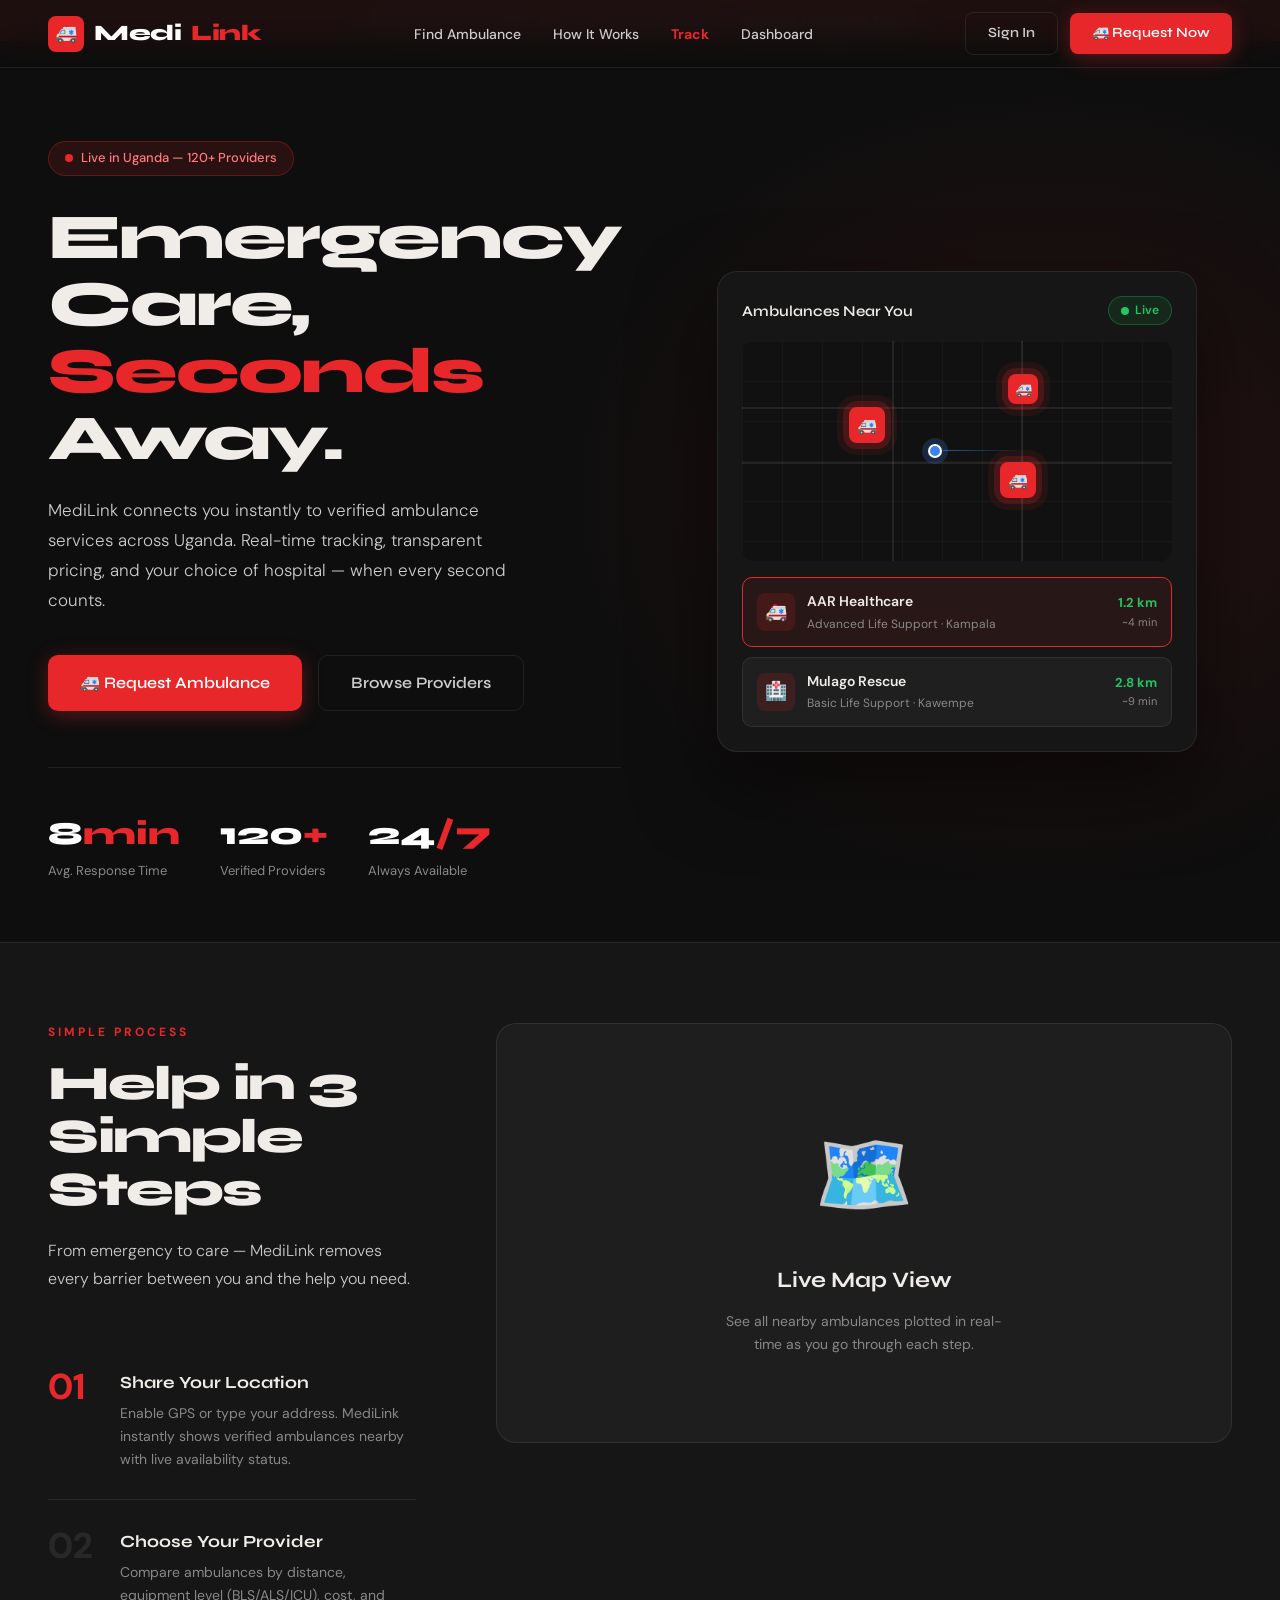
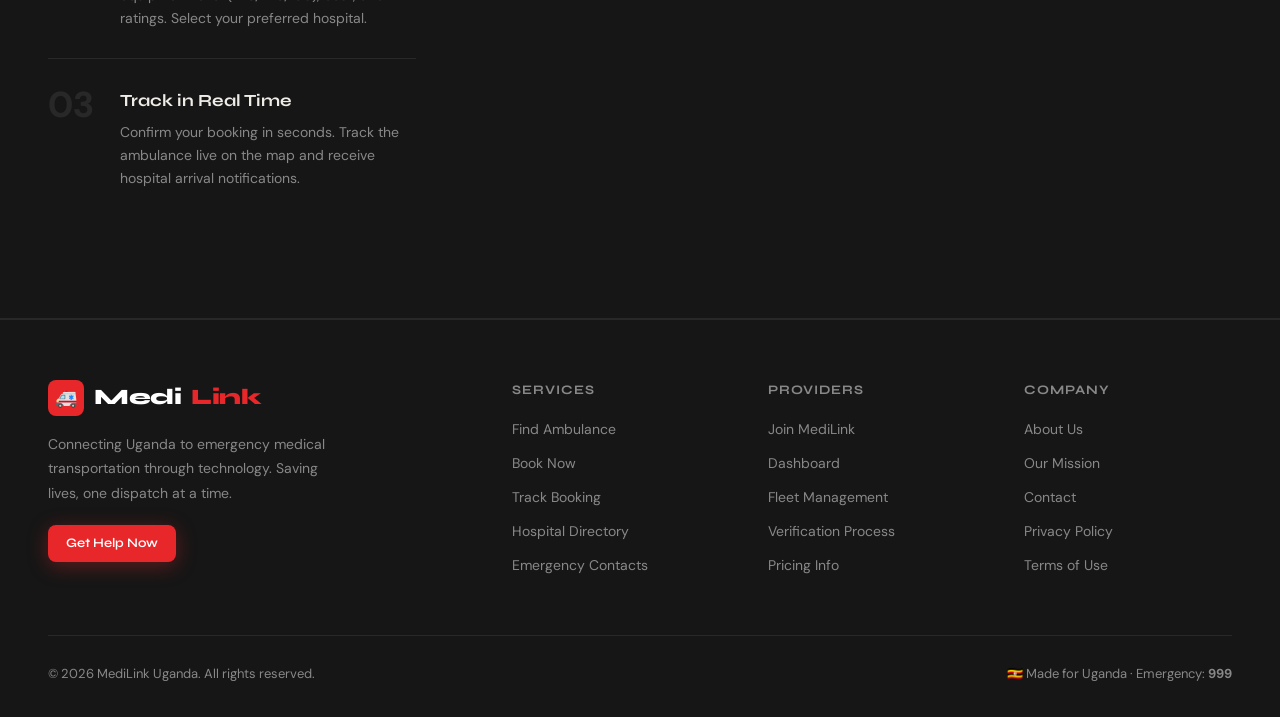
<file: index.html>
<!DOCTYPE html>
<html lang="en">
<head>
    <meta charset="UTF-8">
    <meta name="viewport" content="width=device-width, initial-scale=1.0">
    <title>MediLink Uganda — Emergency Ambulance Platform</title>
    <!-- Shared styles -->
    <link rel="stylesheet" href="./global_css/global.css">
    <!-- Page-specific styles -->
    <link rel="stylesheet" href="./global_css/index.css">
</head>
<body>

<!-- Emergency Alert Bar  -->
<div class="emergency-bar">
    🚨 Emergency? Call <strong>999</strong> or use the SOS button below.
    <a href="./src/pages/booking/booking.html">Request Ambulance Now →</a>
</div>

<!-- Navigation -->
<nav>
    <a href="index.html" class="brand">
        <div class="brand-icon">🚑</div>
        Medi<span>Link</span>
    </a>
    <ul>
        <li><a href="./src/pages/search/search.html">Find Ambulance</a></li>
        <li><a href="./index.html#how">How It Works</a></li>
        <li><a href="./src/pages/tracking/tracking.html" class="active">Track</a></li>
        <li><a href="./src/pages/dashboard/dashboard.html">Dashboard</a></li>
    </ul>
    <div class="nav-cta">
        <a href="#" class="btn btn-ghost">Sign In</a>
        <a href="./src/pages/booking/booking.html" class="btn btn-red">🚑 Request Now</a>
    </div>
</nav>

<!-- HERO -->
<section class="hero" id="home">
    <div class="hero-content">
        <div class="hero-badge fade-in">
            <span class="pulse"></span> Live in Uganda — 120+ Providers
        </div>

        <h1 class="fade-in">
            Emergency<br>Care, <em>Seconds</em><br>Away.
        </h1>

        <p class="fade-in">
            MediLink connects you instantly to verified ambulance services across Uganda.
            Real-time tracking, transparent pricing, and your choice of hospital — when every second counts.
        </p>

        <div class="hero-actions fade-in">
            <a href="./src/pages/booking/booking.html" class="btn btn-red btn-lg">🚑 Request Ambulance</a>
            <a href="./src/pages/search/search.html"  class="btn btn-ghost btn-lg">Browse Providers</a>
        </div>

        <div class="hero-stats fade-in">
            <div class="stat-item">
                <div class="stat-num">8<span>min</span></div>
                <div class="stat-label">Avg. Response Time</div>
            </div>
            <div class="stat-item">
                <div class="stat-num">120<span>+</span></div>
                <div class="stat-label">Verified Providers</div>
            </div>
            <div class="stat-item">
                <div class="stat-num">24<span>/7</span></div>
                <div class="stat-label">Always Available</div>
            </div>
        </div>
    </div>

    <!-- Map Card Visual -->
    <div class="hero-visual">
        <div class="map-card">
            <div class="map-header">
                <h4>Ambulances Near You</h4>
                <div class="live-badge">
                    <span class="pulse" style="background:var(--green);"></span> Live
                </div>
            </div>

            <div class="map-area">
                <div class="map-road h r1"></div>
                <div class="map-road h r2"></div>
                <div class="map-road v c1"></div>
                <div class="map-road v c2"></div>
                <div class="map-ambulance amb1">🚑</div>
                <div class="map-ambulance amb2">🚑</div>
                <div class="map-ambulance amb3">🚑</div>
                <div class="map-user">
                    <div class="user-dot"></div>
                </div>
                <div class="map-line"></div>
            </div>

            <div class="ambulance-list">
                <div class="amb-item active">
                    <div class="amb-avatar">🚑</div>
                    <div class="amb-info">
                        <div class="amb-name">AAR Healthcare</div>
                        <div class="amb-meta">Advanced Life Support · Kampala</div>
                    </div>
                    <div style="text-align:right">
                        <div class="amb-dist">1.2 km</div>
                        <div style="font-size:11px;color:var(--text-muted);">~4 min</div>
                    </div>
                </div>
                <div class="amb-item">
                    <div class="amb-avatar">🏥</div>
                    <div class="amb-info">
                        <div class="amb-name">Mulago Rescue</div>
                        <div class="amb-meta">Basic Life Support · Kawempe</div>
                    </div>
                    <div style="text-align:right">
                        <div class="amb-dist">2.8 km</div>
                        <div style="font-size:11px;color:var(--text-muted);">~9 min</div>
                    </div>
                </div>
            </div>
        </div>
    </div>
</section>

<!-- HOW IT WORKS -->
<section class="how-section page-anchor" id="how">
    <div class="how-grid">
        <div>
            <div class="section-label">Simple Process</div>
            <h2 class="section-title">Help in 3 Simple Steps</h2>
            <p class="section-sub">From emergency to care — MediLink removes every barrier between you and the help you need.</p>

            <div class="steps">
                <div class="step active">
                    <div class="step-num">01</div>
                    <div class="step-content">
                        <h4>Share Your Location</h4>
                        <p>Enable GPS or type your address. MediLink instantly shows verified ambulances nearby with live availability status.</p>
                    </div>
                </div>
                <div class="step">
                    <div class="step-num">02</div>
                    <div class="step-content">
                        <h4>Choose Your Provider</h4>
                        <p>Compare ambulances by distance, equipment level (BLS/ALS/ICU), cost, and ratings. Select your preferred hospital.</p>
                    </div>
                </div>
                <div class="step">
                    <div class="step-num">03</div>
                    <div class="step-content">
                        <h4>Track in Real Time</h4>
                        <p>Confirm your booking in seconds. Track the ambulance live on the map and receive hospital arrival notifications.</p>
                    </div>
                </div>
            </div>
        </div>

        <div class="step-visual">
            <div>
                <div style="font-size:80px;margin-bottom:24px;">🗺️</div>
                <h3 style="font-size:22px;margin-bottom:12px;">Live Map View</h3>
                <p style="color:var(--text-muted);font-size:14px;max-width:280px;margin:0 auto;">
                    See all nearby ambulances plotted in real-time as you go through each step.
                </p>
            </div>
        </div>
    </div>
</section>

<!-- FOOTER -->
<footer>
    <div class="footer-grid">
        <div class="footer-brand">
            <a href="index.html" class="brand">
                <div class="brand-icon">🚑</div>
                Medi<span>Link</span>
            </a>
            <p>Connecting Uganda to emergency medical transportation through technology. Saving lives, one dispatch at a time.</p>
            <div class="btn-row">
                <a href="booking.html" class="btn btn-red" style="font-size:13px;padding:8px 18px;">Get Help Now</a>
            </div>
        </div>
        <div class="footer-col">
            <h5>Services</h5>
            <ul>
                <li><a href="./src/pages/search/search.html">Find Ambulance</a></li>
                <li><a href="./src/pages/booking/booking.html">Book Now</a></li>
                <li><a href="./src/pages/tracking/tracking.html">Track Booking</a></li>
                <li><a href="#">Hospital Directory</a></li>
                <li><a href="#">Emergency Contacts</a></li>
            </ul>
        </div>
        <div class="footer-col">
            <h5>Providers</h5>
            <ul>
                <li><a href="#">Join MediLink</a></li>
                <li><a href="./src/pages/dashboard/dashboard.html">Dashboard</a></li>
                <li><a href="#">Fleet Management</a></li>
                <li><a href="#">Verification Process</a></li>
                <li><a href="#">Pricing Info</a></li>
            </ul>
        </div>
        <div class="footer-col">
            <h5>Company</h5>
            <ul>
                <li><a href="#">About Us</a></li>
                <li><a href="#">Our Mission</a></li>
                <li><a href="#">Contact</a></li>
                <li><a href="#">Privacy Policy</a></li>
                <li><a href="#">Terms of Use</a></li>
            </ul>
        </div>
    </div>
    <div class="footer-bottom">
        <span>© 2026 MediLink Uganda. All rights reserved.</span>
        <span>🇺🇬 Made for Uganda · Emergency: <strong>999</strong></span>
    </div>
</footer>

<script src="index.js"></script>

</body>
</html>
</file>
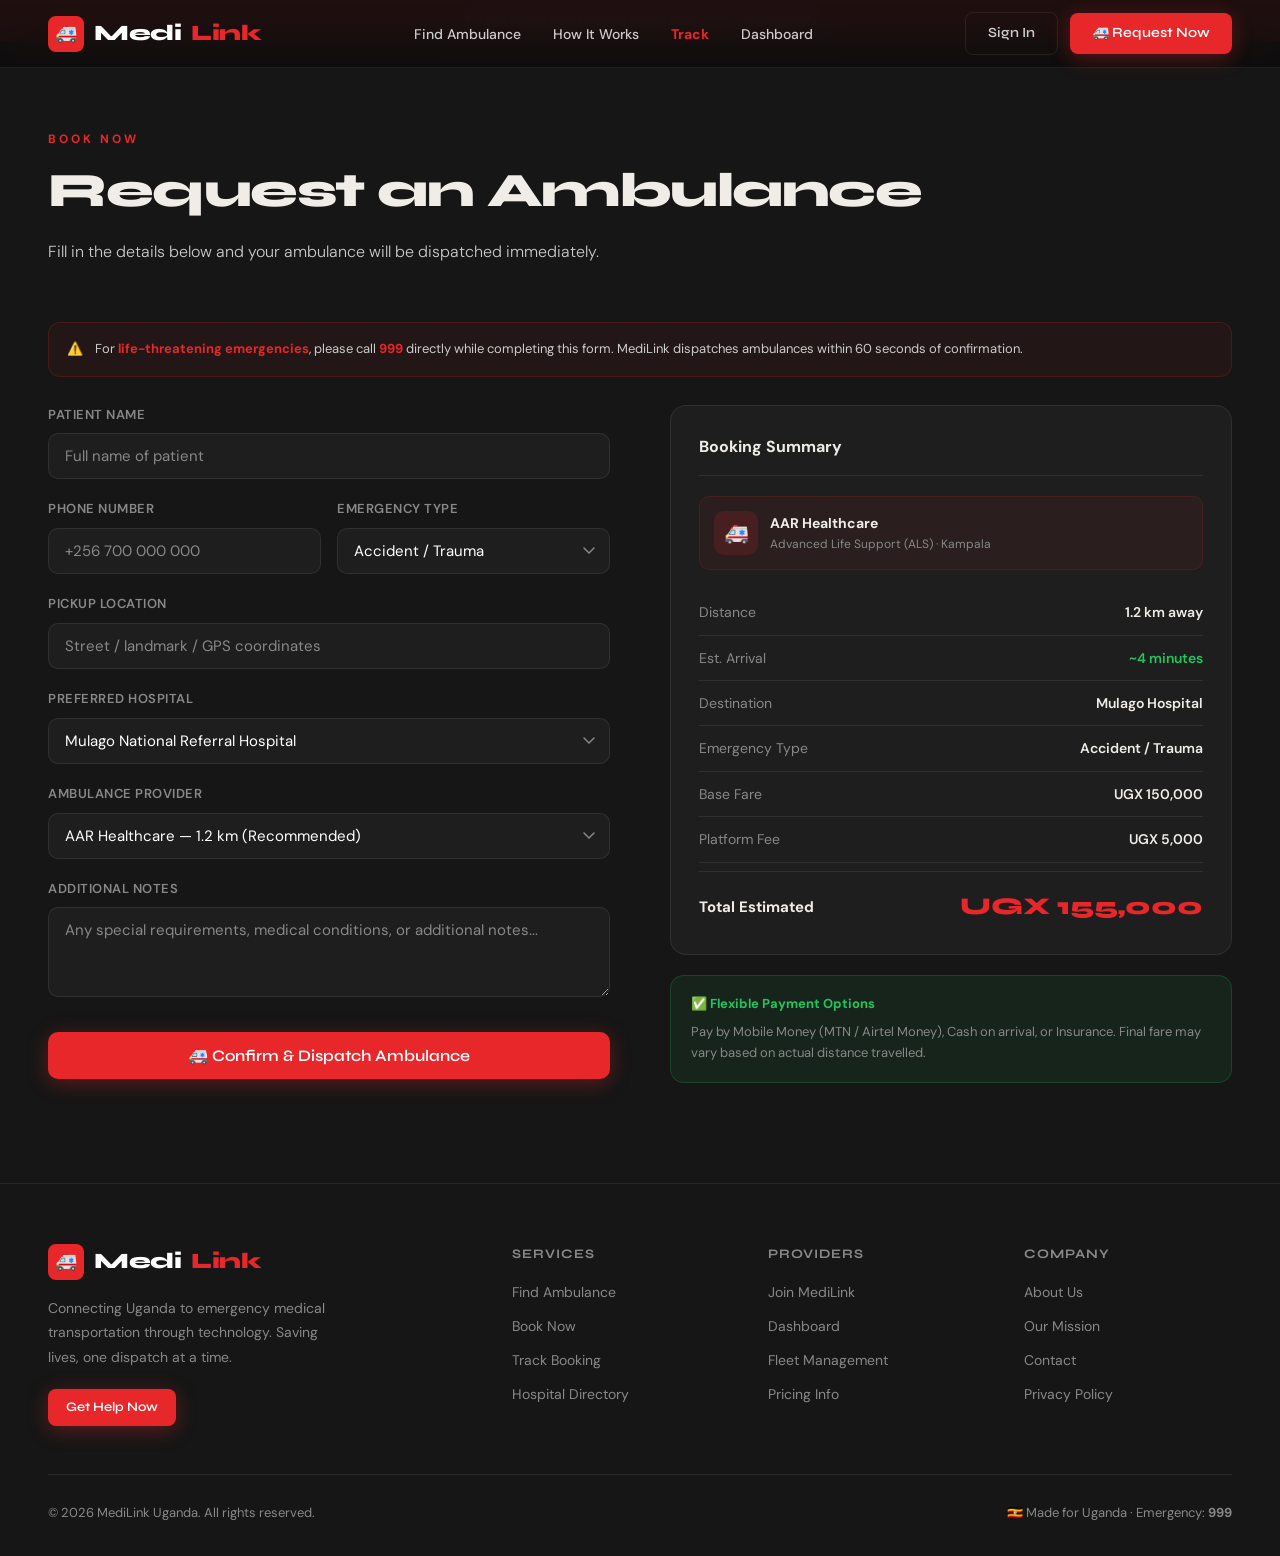
<file: src/pages/booking/booking.html>
<!DOCTYPE html>
<html lang="en">
<head>
    <meta charset="UTF-8">
    <meta name="viewport" content="width=device-width, initial-scale=1.0">
    <title>Book Ambulance — MediLink Uganda</title>
    <!-- Shared styles -->
    <link rel="stylesheet" href="../../../global_css/global.css">
    <!-- Page-specific styles -->
    <link rel="stylesheet" href="booking.css">
</head>
<body>

<!-- Emergency Alert Bar -->
<div class="emergency-bar">
    🚨 Life-threatening emergency? Call <strong>999</strong> immediately.
</div>

<!-- Navigation -->
<nav>
    <a href="../../../index.html" class="brand">
        <div class="brand-icon">🚑</div>
        Medi<span>Link</span>
    </a>
    <ul>
        <li><a href="../search/search.html">Find Ambulance</a></li>
        <li><a href="../../../index.html#how">How It Works</a></li>
        <li><a href="../tracking/tracking.html" class="active">Track</a></li>
        <li><a href="../dashboard/dashboard.html">Dashboard</a></li>
    </ul>
    <div class="nav-cta">
        <a href="#" class="btn btn-ghost">Sign In</a>
        <a href="../booking/booking.html" class="btn btn-red">🚑 Request Now</a>
    </div>
</nav>

<!-- BOOKING SECTION -->
<section class="booking-section page-offset">

    <!-- Header -->
    <div class="section-header">
        <div class="section-label">Book Now</div>
        <h2 class="section-title">Request an Ambulance</h2>
        <p class="section-sub">
            Fill in the details below and your ambulance will be dispatched immediately.
        </p>
    </div>

    <!-- Emergency note -->
    <div class="emergency-note">
        ⚠️ <div>
            For <strong>life-threatening emergencies</strong>, please call <strong>999</strong> directly 
            while completing this form. MediLink dispatches ambulances within 60 seconds of confirmation.
        </div>
    </div>

    <div class="booking-layout">

        <!-- Left: Form-->
        <div>
            <div class="form-group">
                <label class="form-label">Patient Name</label>
                <input class="form-input" type="text" placeholder="Full name of patient">
            </div>

            <div class="form-row">
                <div class="form-group">
                    <label class="form-label">Phone Number</label>
                    <input class="form-input" type="tel" placeholder="+256 700 000 000">
                </div>
                <div class="form-group">
                    <label class="form-label">Emergency Type</label>
                    <select class="form-input">
                        <option>Accident / Trauma</option>
                        <option>Cardiac Emergency</option>
                        <option>Maternity</option>
                        <option>Respiratory</option>
                        <option>Stroke</option>
                        <option>Paediatric</option>
                        <option>Other</option>
                    </select>
                </div>
            </div>

            <div class="form-group">
                <label class="form-label">Pickup Location</label>
                <input class="form-input" type="text" placeholder="Street / landmark / GPS coordinates">
            </div>

            <div class="form-group">
                <label class="form-label">Preferred Hospital</label>
                <select class="form-input">
                    <option>Mulago National Referral Hospital</option>
                    <option>Nakasero Hospital</option>
                    <option>Case Hospital Kampala</option>
                    <option>International Hospital Kampala (IHK)</option>
                    <option>Norvik Hospital</option>
                    <option>Mengo Hospital</option>
                    <option>Other (specify in notes)</option>
                </select>
            </div>

            <div class="form-group">
                <label class="form-label">Ambulance Provider</label>
                <select class="form-input">
                    <option>AAR Healthcare — 1.2 km (Recommended)</option>
                    <option>Mulago Rescue Unit — 2.8 km</option>
                    <option>Nakasero Med-Response — 4.1 km</option>
                    <option>UPDF Medical Corps — 5.3 km</option>
                    <option>Case Hospital Ambulance — 6.0 km</option>
                </select>
            </div>

            <div class="form-group">
                <label class="form-label">Additional Notes</label>
                <textarea class="form-input" placeholder="Any special requirements, medical conditions, or additional notes..."></textarea>
            </div>

            <button class="btn btn-red btn-lg btn-submit">
                🚑 Confirm & Dispatch Ambulance
            </button>
        </div>

        <!-- Right: Summary -->
        <div>
            <div class="booking-summary">
                <div class="summary-title">Booking Summary</div>

                <div class="summary-provider">
                    <div class="summary-provider-icon">🚑</div>
                    <div>
                        <div class="summary-provider-name">AAR Healthcare</div>
                        <div class="summary-provider-type">Advanced Life Support (ALS) · Kampala</div>
                    </div>
                </div>

                <div class="summary-item">
                    <span class="summary-key">Distance</span>
                    <span class="summary-val">1.2 km away</span>
                </div>
                <div class="summary-item">
                    <span class="summary-key">Est. Arrival</span>
                    <span class="summary-val summary-eta">~4 minutes</span>
                </div>
                <div class="summary-item">
                    <span class="summary-key">Destination</span>
                    <span class="summary-val">Mulago Hospital</span>
                </div>
                <div class="summary-item">
                    <span class="summary-key">Emergency Type</span>
                    <span class="summary-val">Accident / Trauma</span>
                </div>
                <div class="summary-item">
                    <span class="summary-key">Base Fare</span>
                    <span class="summary-val">UGX 150,000</span>
                </div>
                <div class="summary-item">
                    <span class="summary-key">Platform Fee</span>
                    <span class="summary-val">UGX 5,000</span>
                </div>

                <div class="total-row">
                    <span class="total-label">Total Estimated</span>
                    <span class="total-val">UGX 155,000</span>
                </div>
            </div>

            <div class="payment-note">
                <div class="payment-note-title">✅ Flexible Payment Options</div>
                <p>Pay by Mobile Money (MTN / Airtel Money), Cash on arrival, or Insurance. Final fare may vary based on actual distance travelled.</p>
            </div>
        </div>

    </div><!-- /booking-layout -->
</section>

<!-- FOOTER -->
<footer>
    <div class="footer-grid">
        <div class="footer-brand">
            <a href="../../../index.html" class="brand">
                <div class="brand-icon">🚑</div>
                Medi<span>Link</span>
            </a>
            <p>Connecting Uganda to emergency medical transportation through technology. Saving lives, one dispatch at a time.</p>
            <div class="btn-row">
                <a href="booking.html" class="btn btn-red" style="font-size:13px;padding:8px 18px;">Get Help Now</a>
            </div>
        </div>
        <div class="footer-col">
            <h5>Services</h5>
            <ul>
                <li><a href="../search/search.html">Find Ambulance</a></li>
                <li><a href="booking.html">Book Now</a></li>
                <li><a href="../tracking/tracking.html">Track Booking</a></li>
                <li><a href="#">Hospital Directory</a></li>
            </ul>
        </div>
        <div class="footer-col">
            <h5>Providers</h5>
            <ul>
                <li><a href="#">Join MediLink</a></li>
                <li><a href="../dashboard/dashboard.html">Dashboard</a></li>
                <li><a href="#">Fleet Management</a></li>
                <li><a href="#">Pricing Info</a></li>
            </ul>
        </div>
        <div class="footer-col">
            <h5>Company</h5>
            <ul>
                <li><a href="#">About Us</a></li>
                <li><a href="#">Our Mission</a></li>
                <li><a href="#">Contact</a></li>
                <li><a href="#">Privacy Policy</a></li>
            </ul>
        </div>
    </div>
    <div class="footer-bottom">
        <span>© 2026 MediLink Uganda. All rights reserved.</span>
        <span>🇺🇬 Made for Uganda · Emergency: <strong>999</strong></span>
    </div>
</footer>

<script src="booking.js"></script>

</body>
</html>
</file>
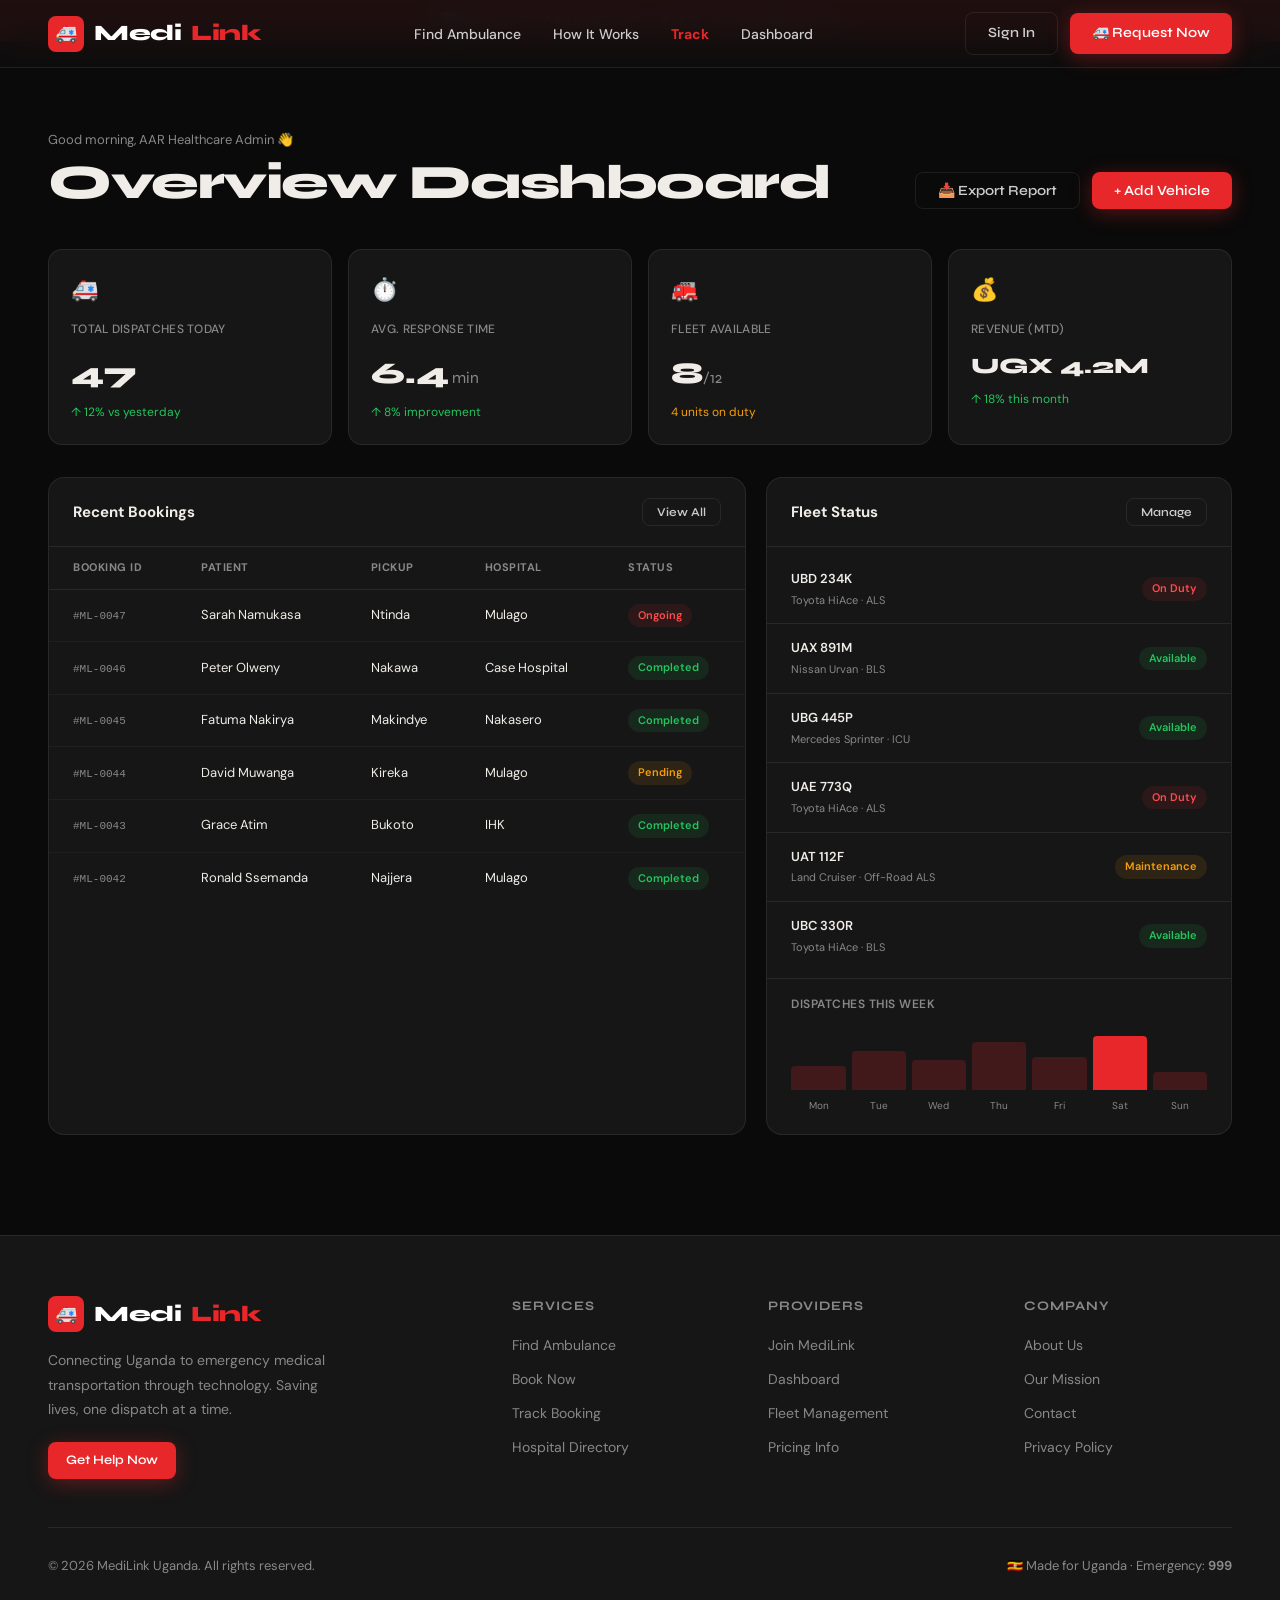
<file: src/pages/dashboard/dashboard.html>
<!DOCTYPE html>
<html lang="en">
<head>
    <meta charset="UTF-8">
    <meta name="viewport" content="width=device-width, initial-scale=1.0">
    <title>Provider Dashboard — MediLink Uganda</title>
    <!-- Shared styles -->
    <link rel="stylesheet" href="../../../global_css/global.css">
    <!-- Page-specific styles -->
    <link rel="stylesheet" href="dashboard.css">
</head>
<body>

<!-- ── Emergency Alert Bar ─────────────────────────────── -->
<div class="emergency-bar">
    📊 Dashboard — AAR Healthcare · <strong>8 of 12</strong> units available today
</div>

<!-- ── Navigation ─────────────────────────────────────── -->
<nav>
    <a href="../../../index.html" class="brand">
        <div class="brand-icon">🚑</div>
        Medi<span>Link</span>
    </a>
    <ul>
        <li><a href="../search/search.html">Find Ambulance</a></li>
        <li><a href="../../../index.html#how">How It Works</a></li>
        <li><a href="../tracking/tracking.html" class="active">Track</a></li>
        <li><a href="../dashboard/dashboard.html">Dashboard</a></li>
    </ul>
    <div class="nav-cta">
        <a href="#" class="btn btn-ghost">Sign In</a>
        <a href="../booking/booking.html" class="btn btn-red">🚑 Request Now</a>
    </div>
</nav>

<!-- ══ DASHBOARD SECTION ══════════════════════════════════ -->
<section class="dashboard-section page-offset">

    <!-- Dashboard Header Row -->
    <div class="dash-header-row">
        <div class="dash-title-wrap">
            <div class="dash-greeting">Good morning, AAR Healthcare Admin 👋</div>
            <h2 class="section-title" style="margin-bottom:0;">Overview Dashboard</h2>
        </div>
        <div style="display:flex;gap:12px;">
            <button class="btn btn-ghost">📥 Export Report</button>
            <button class="btn btn-red">+ Add Vehicle</button>
        </div>
    </div>

    <!-- ── Stats Row ─────────────────────────────────────── -->
    <div class="dash-grid">
        <div class="dash-stat">
            <div class="dash-stat-icon">🚑</div>
            <div class="dash-stat-label">Total Dispatches Today</div>
            <div class="dash-stat-num">47</div>
            <div class="dash-stat-change up">↑ 12% vs yesterday</div>
        </div>
        <div class="dash-stat">
            <div class="dash-stat-icon">⏱️</div>
            <div class="dash-stat-label">Avg. Response Time</div>
            <div class="dash-stat-num">6.4<span style="font-size:16px;color:var(--text-muted);font-weight:400;"> min</span></div>
            <div class="dash-stat-change up">↑ 8% improvement</div>
        </div>
        <div class="dash-stat">
            <div class="dash-stat-icon">🚒</div>
            <div class="dash-stat-label">Fleet Available</div>
            <div class="dash-stat-num">8<span style="font-size:16px;color:var(--text-muted);font-weight:400;">/12</span></div>
            <div class="dash-stat-change" style="color:var(--amber);">4 units on duty</div>
        </div>
        <div class="dash-stat">
            <div class="dash-stat-icon">💰</div>
            <div class="dash-stat-label">Revenue (MTD)</div>
            <div class="dash-stat-num" style="font-size:22px;">UGX 4.2M</div>
            <div class="dash-stat-change up">↑ 18% this month</div>
        </div>
    </div>

    <!-- ── Main Content ──────────────────────────────────── -->
    <div class="dash-main">

        <!-- Recent Bookings Table -->
        <div class="table-card">
            <div class="table-header">
                <div class="table-title">Recent Bookings</div>
                <button class="btn btn-ghost" style="font-size:12px;padding:6px 14px;">View All</button>
            </div>
            <table>
                <thead>
                    <tr>
                        <th>Booking ID</th>
                        <th>Patient</th>
                        <th>Pickup</th>
                        <th>Hospital</th>
                        <th>Status</th>
                    </tr>
                </thead>
                <tbody>
                    <tr>
                        <td><code>#ML-0047</code></td>
                        <td>Sarah Namukasa</td>
                        <td>Ntinda</td>
                        <td>Mulago</td>
                        <td><span class="status-badge ongoing">Ongoing</span></td>
                    </tr>
                    <tr>
                        <td><code>#ML-0046</code></td>
                        <td>Peter Olweny</td>
                        <td>Nakawa</td>
                        <td>Case Hospital</td>
                        <td><span class="status-badge completed">Completed</span></td>
                    </tr>
                    <tr>
                        <td><code>#ML-0045</code></td>
                        <td>Fatuma Nakirya</td>
                        <td>Makindye</td>
                        <td>Nakasero</td>
                        <td><span class="status-badge completed">Completed</span></td>
                    </tr>
                    <tr>
                        <td><code>#ML-0044</code></td>
                        <td>David Muwanga</td>
                        <td>Kireka</td>
                        <td>Mulago</td>
                        <td><span class="status-badge pending">Pending</span></td>
                    </tr>
                    <tr>
                        <td><code>#ML-0043</code></td>
                        <td>Grace Atim</td>
                        <td>Bukoto</td>
                        <td>IHK</td>
                        <td><span class="status-badge completed">Completed</span></td>
                    </tr>
                    <tr>
                        <td><code>#ML-0042</code></td>
                        <td>Ronald Ssemanda</td>
                        <td>Najjera</td>
                        <td>Mulago</td>
                        <td><span class="status-badge completed">Completed</span></td>
                    </tr>
                </tbody>
            </table>
        </div>

        <!-- Fleet Status Panel -->
        <div class="table-card">
            <div class="table-header">
                <div class="table-title">Fleet Status</div>
                <button class="btn btn-ghost" style="font-size:12px;padding:6px 14px;">Manage</button>
            </div>

            <div class="fleet-list">
                <div class="fleet-item">
                    <div>
                        <div class="fleet-plate">UBD 234K</div>
                        <div class="fleet-info">Toyota HiAce · ALS</div>
                    </div>
                    <span class="status-badge ongoing">On Duty</span>
                </div>
                <div class="fleet-item">
                    <div>
                        <div class="fleet-plate">UAX 891M</div>
                        <div class="fleet-info">Nissan Urvan · BLS</div>
                    </div>
                    <span class="status-badge completed">Available</span>
                </div>
                <div class="fleet-item">
                    <div>
                        <div class="fleet-plate">UBG 445P</div>
                        <div class="fleet-info">Mercedes Sprinter · ICU</div>
                    </div>
                    <span class="status-badge completed">Available</span>
                </div>
                <div class="fleet-item">
                    <div>
                        <div class="fleet-plate">UAE 773Q</div>
                        <div class="fleet-info">Toyota HiAce · ALS</div>
                    </div>
                    <span class="status-badge ongoing">On Duty</span>
                </div>
                <div class="fleet-item">
                    <div>
                        <div class="fleet-plate">UAT 112F</div>
                        <div class="fleet-info">Land Cruiser · Off-Road ALS</div>
                    </div>
                    <span class="status-badge pending">Maintenance</span>
                </div>
                <div class="fleet-item">
                    <div>
                        <div class="fleet-plate">UBC 330R</div>
                        <div class="fleet-info">Toyota HiAce · BLS</div>
                    </div>
                    <span class="status-badge completed">Available</span>
                </div>
            </div>

            <!-- Weekly dispatch bars -->
            <div style="padding:16px 24px 20px;border-top:1px solid var(--border);">
                <div style="font-size:12px;color:var(--text-muted);margin-bottom:12px;font-weight:600;text-transform:uppercase;letter-spacing:0.5px;">
                    Dispatches This Week
                </div>
                <div class="chart-bar-row">
                    <div class="chart-bar" style="height:40%;"></div>
                    <div class="chart-bar" style="height:65%;"></div>
                    <div class="chart-bar" style="height:50%;"></div>
                    <div class="chart-bar" style="height:80%;"></div>
                    <div class="chart-bar" style="height:55%;"></div>
                    <div class="chart-bar active" style="height:90%;"></div>
                    <div class="chart-bar" style="height:30%;"></div>
                </div>
                <div class="chart-labels">
                    <span>Mon</span>
                    <span>Tue</span>
                    <span>Wed</span>
                    <span>Thu</span>
                    <span>Fri</span>
                    <span>Sat</span>
                    <span>Sun</span>
                </div>
            </div>
        </div>

    </div><!-- /dash-main -->
</section>

<!-- ══ FOOTER ════════════════════════════════════════════ -->
<footer>
    <div class="footer-grid">
        <div class="footer-brand">
            <a href="../../../index.html" class="brand">
                <div class="brand-icon">🚑</div>
                Medi<span>Link</span>
            </a>
            <p>Connecting Uganda to emergency medical transportation through technology. Saving lives, one dispatch at a time.</p>
            <div class="btn-row">
                <a href="../booking/booking.html" class="btn btn-red" style="font-size:13px;padding:8px 18px;">Get Help Now</a>
            </div>
        </div>
        <div class="footer-col">
            <h5>Services</h5>
            <ul>
                <li><a href="../search/search.html">Find Ambulance</a></li>
                <li><a href="../booking/booking.html">Book Now</a></li>
                <li><a href="../tracking/tracking.html">Track Booking</a></li>
                <li><a href="#">Hospital Directory</a></li>
            </ul>
        </div>
        <div class="footer-col">
            <h5>Providers</h5>
            <ul>
                <li><a href="#">Join MediLink</a></li>
                <li><a href="dashboard.html">Dashboard</a></li>
                <li><a href="#">Fleet Management</a></li>
                <li><a href="#">Pricing Info</a></li>
            </ul>
        </div>
        <div class="footer-col">
            <h5>Company</h5>
            <ul>
                <li><a href="#">About Us</a></li>
                <li><a href="#">Our Mission</a></li>
                <li><a href="#">Contact</a></li>
                <li><a href="#">Privacy Policy</a></li>
            </ul>
        </div>
    </div>
    <div class="footer-bottom">
        <span>© 2026 MediLink Uganda. All rights reserved.</span>
        <span>🇺🇬 Made for Uganda · Emergency: <strong>999</strong></span>
    </div>
</footer>

<script src="dashboard.js"></script>

</body>
</html>
</file>
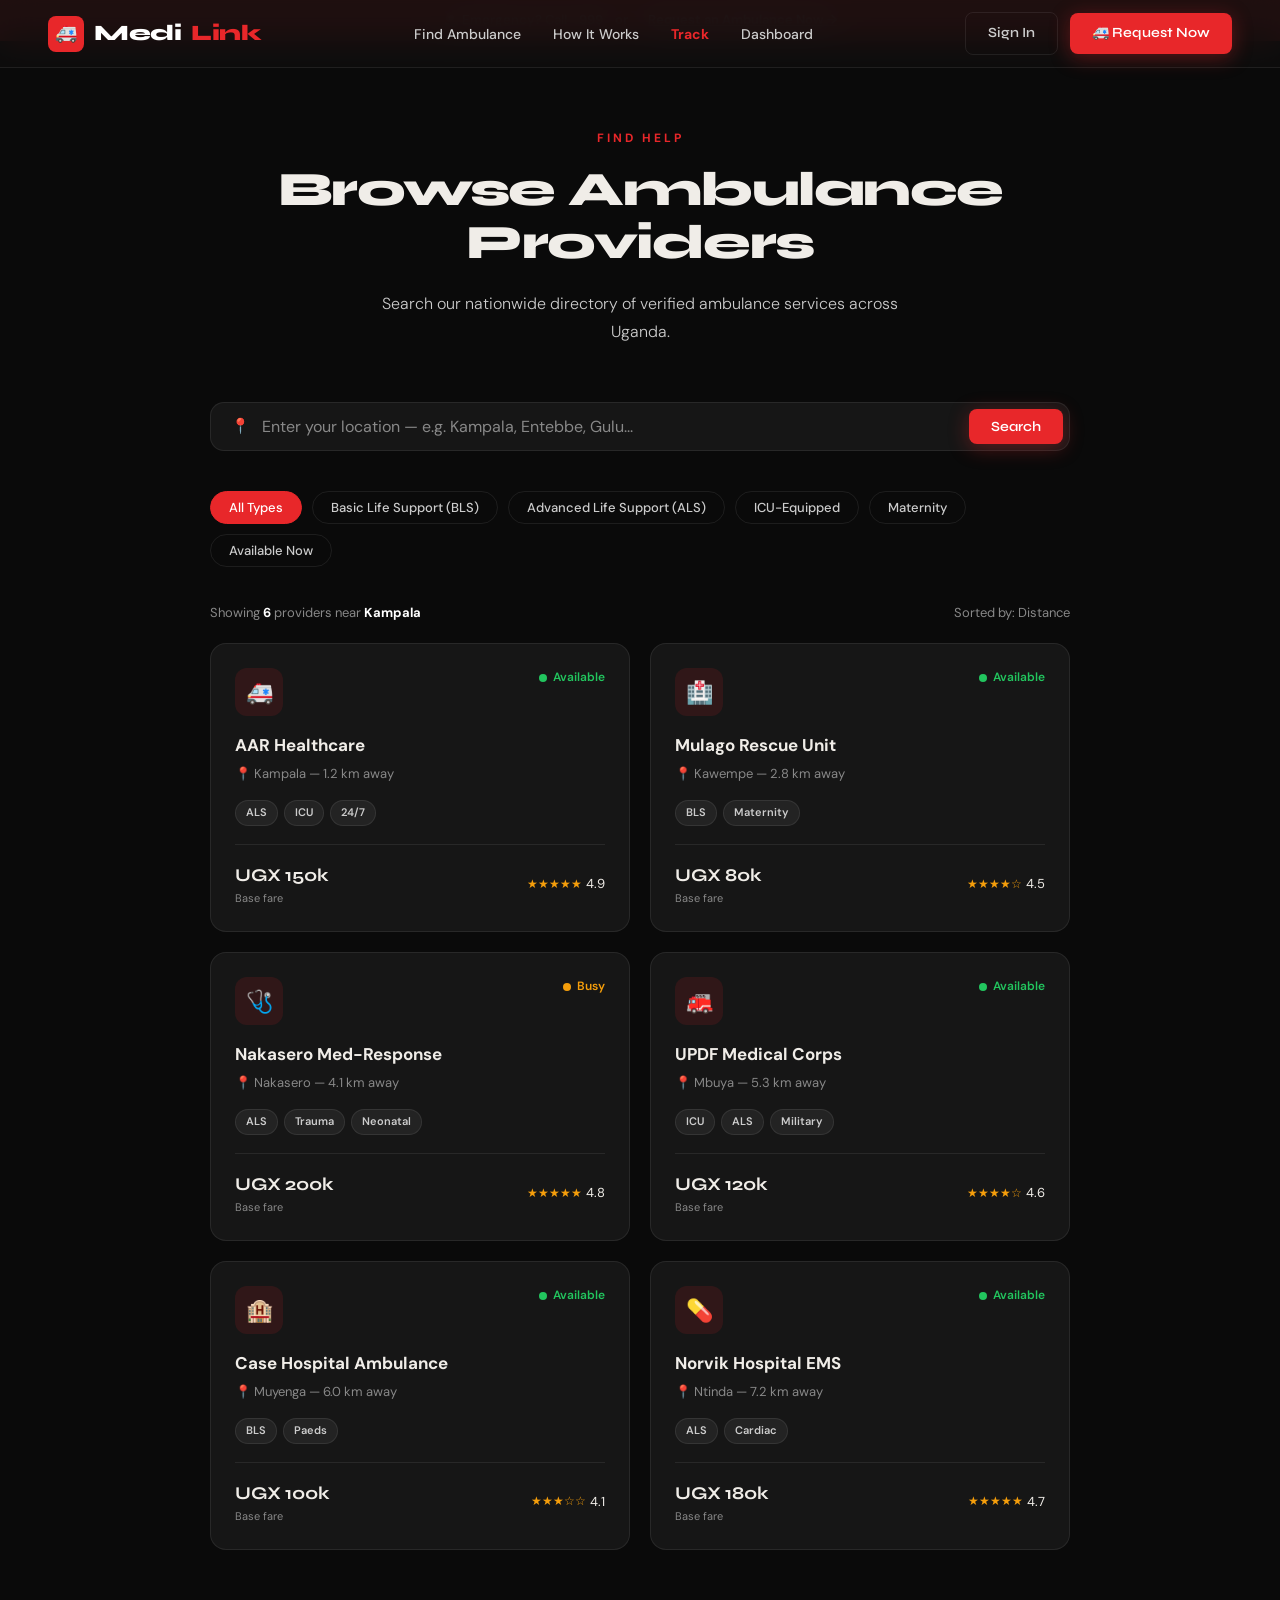
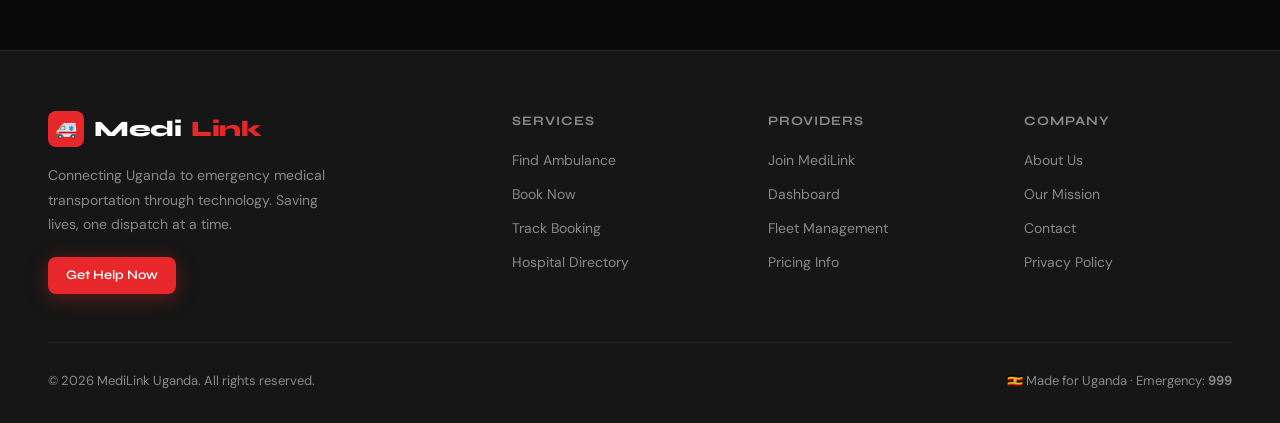
<file: src/pages/search/search.html>
<!DOCTYPE html>
<html lang="en">
<head>
    <meta charset="UTF-8">
    <meta name="viewport" content="width=device-width, initial-scale=1.0">
    <title>Find Ambulance — MediLink Uganda</title>
    <!-- Shared styles -->
    <link rel="stylesheet" href="../../../global_css/global.css">
    <!-- Page-specific styles -->
    <link rel="stylesheet" href="search.css">
</head>
<body>

<!-- Emergency Alert Bar -->
<div class="emergency-bar">
    🚨 Emergency? Call <strong>999</strong> or
    <a href="booking.html">Request an Ambulance Now →</a>
</div>

<!-- Navigation -->
<nav>
    <a href="../../../index.html" class="brand">
        <div class="brand-icon">🚑</div>
        Medi<span>Link</span>
    </a>
    <ul>
        <li><a href="../search/search.html">Find Ambulance</a></li>
        <li><a href="../../../index.html#how">How It Works</a></li>
        <li><a href="../tracking/tracking.html" class="active">Track</a></li>
        <li><a href="../dashboard/dashboard.html">Dashboard</a></li>
    </ul>
    <div class="nav-cta">
        <a href="#" class="btn btn-ghost">Sign In</a>
        <a href="../booking/booking.html" class="btn btn-red">🚑 Request Now</a>
    </div>
</nav>

<!-- SEARCH SECTION -->
<section class="search-section page-offset">
    <div class="search-container">

        <!-- Header -->
        <div class="section-header text-center">
            <div class="section-label">Find Help</div>
            <h2 class="section-title">Browse Ambulance Providers</h2>
            <p class="section-sub" style="margin:0 auto;text-align:center;">
                Search our nationwide directory of verified ambulance services across Uganda.
            </p>
        </div>

        <!-- Search Box -->
        <div class="search-box">
            <span>📍</span>
            <input type="text" placeholder="Enter your location — e.g. Kampala, Entebbe, Gulu...">
            <button class="btn btn-red">Search</button>
        </div>

        <!-- Filter Chips -->
        <div class="filter-row">
            <button class="filter-chip active">All Types</button>
            <button class="filter-chip">Basic Life Support (BLS)</button>
            <button class="filter-chip">Advanced Life Support (ALS)</button>
            <button class="filter-chip">ICU-Equipped</button>
            <button class="filter-chip">Maternity</button>
            <button class="filter-chip">Available Now</button>
        </div>

        <!-- Results Meta -->
        <div class="results-meta">
            <span>Showing <strong>6</strong> providers near <strong>Kampala</strong></span>
            <span>Sorted by: Distance</span>
        </div>

        <!-- Provider Cards -->
        <div class="results-grid">

            <!-- Card 1 -->
            <div class="provider-card">
                <div class="card-top">
                    <div class="provider-icon">🚑</div>
                    <div class="availability available">
                        <span class="status-dot"></span> Available
                    </div>
                </div>
                <div class="provider-name">AAR Healthcare</div>
                <div class="provider-location">📍 Kampala — 1.2 km away</div>
                <div class="card-tags">
                    <span class="tag">ALS</span>
                    <span class="tag">ICU</span>
                    <span class="tag">24/7</span>
                </div>
                <div class="card-footer">
                    <div>
                        <div class="price">UGX 150k</div>
                        <div class="price-label">Base fare</div>
                    </div>
                    <div class="rating">
                        <span class="stars">★★★★★</span> 4.9
                    </div>
                </div>
            </div>

            <!-- Card 2 -->
            <div class="provider-card">
                <div class="card-top">
                    <div class="provider-icon">🏥</div>
                    <div class="availability available">
                        <span class="status-dot"></span> Available
                    </div>
                </div>
                <div class="provider-name">Mulago Rescue Unit</div>
                <div class="provider-location">📍 Kawempe — 2.8 km away</div>
                <div class="card-tags">
                    <span class="tag">BLS</span>
                    <span class="tag">Maternity</span>
                </div>
                <div class="card-footer">
                    <div>
                        <div class="price">UGX 80k</div>
                        <div class="price-label">Base fare</div>
                    </div>
                    <div class="rating">
                        <span class="stars">★★★★☆</span> 4.5
                    </div>
                </div>
            </div>

            <!-- Card 3 -->
            <div class="provider-card">
                <div class="card-top">
                    <div class="provider-icon">🩺</div>
                    <div class="availability busy">
                        <span class="busy-dot"></span> Busy
                    </div>
                </div>
                <div class="provider-name">Nakasero Med-Response</div>
                <div class="provider-location">📍 Nakasero — 4.1 km away</div>
                <div class="card-tags">
                    <span class="tag">ALS</span>
                    <span class="tag">Trauma</span>
                    <span class="tag">Neonatal</span>
                </div>
                <div class="card-footer">
                    <div>
                        <div class="price">UGX 200k</div>
                        <div class="price-label">Base fare</div>
                    </div>
                    <div class="rating">
                        <span class="stars">★★★★★</span> 4.8
                    </div>
                </div>
            </div>

            <!-- Card 4 -->
            <div class="provider-card">
                <div class="card-top">
                    <div class="provider-icon">🚒</div>
                    <div class="availability available">
                        <span class="status-dot"></span> Available
                    </div>
                </div>
                <div class="provider-name">UPDF Medical Corps</div>
                <div class="provider-location">📍 Mbuya — 5.3 km away</div>
                <div class="card-tags">
                    <span class="tag">ICU</span>
                    <span class="tag">ALS</span>
                    <span class="tag">Military</span>
                </div>
                <div class="card-footer">
                    <div>
                        <div class="price">UGX 120k</div>
                        <div class="price-label">Base fare</div>
                    </div>
                    <div class="rating">
                        <span class="stars">★★★★☆</span> 4.6
                    </div>
                </div>
            </div>

            <!-- Card 5 -->
            <div class="provider-card">
                <div class="card-top">
                    <div class="provider-icon">🏨</div>
                    <div class="availability available">
                        <span class="status-dot"></span> Available
                    </div>
                </div>
                <div class="provider-name">Case Hospital Ambulance</div>
                <div class="provider-location">📍 Muyenga — 6.0 km away</div>
                <div class="card-tags">
                    <span class="tag">BLS</span>
                    <span class="tag">Paeds</span>
                </div>
                <div class="card-footer">
                    <div>
                        <div class="price">UGX 100k</div>
                        <div class="price-label">Base fare</div>
                    </div>
                    <div class="rating">
                        <span class="stars">★★★☆☆</span> 4.1
                    </div>
                </div>
            </div>

            <!-- Card 6 -->
            <div class="provider-card">
                <div class="card-top">
                    <div class="provider-icon">💊</div>
                    <div class="availability available">
                        <span class="status-dot"></span> Available
                    </div>
                </div>
                <div class="provider-name">Norvik Hospital EMS</div>
                <div class="provider-location">📍 Ntinda — 7.2 km away</div>
                <div class="card-tags">
                    <span class="tag">ALS</span>
                    <span class="tag">Cardiac</span>
                </div>
                <div class="card-footer">
                    <div>
                        <div class="price">UGX 180k</div>
                        <div class="price-label">Base fare</div>
                    </div>
                    <div class="rating">
                        <span class="stars">★★★★★</span> 4.7
                    </div>
                </div>
            </div>

        </div><!-- /results-grid -->
    </div><!-- /search-container -->
</section>

<!--  FOOTER-->
<footer>
    <div class="footer-grid">
        <div class="footer-brand">
            <a href="../../../index.html" class="brand">
                <div class="brand-icon">🚑</div>
                Medi<span>Link</span>
            </a>
            <p>Connecting Uganda to emergency medical transportation through technology. Saving lives, one dispatch at a time.</p>
            <div class="btn-row">
                <a href="../booking/booking.html" class="btn btn-red" style="font-size:13px;padding:8px 18px;">Get Help Now</a>
            </div>
        </div>
        <div class="footer-col">
            <h5>Services</h5>
            <ul>
                <li><a href="../search/search.html">Find Ambulance</a></li>
                <li><a href="../booking/booking.html">Book Now</a></li>
                <li><a href="../tracking/tracking.html">Track Booking</a></li>
                <li><a href="#">Hospital Directory</a></li>
            </ul>
        </div>
        <div class="footer-col">
            <h5>Providers</h5>
            <ul>
                <li><a href="#">Join MediLink</a></li>
                <li><a href="../dashboard/dashboard.html">Dashboard</a></li>
                <li><a href="#">Fleet Management</a></li>
                <li><a href="#">Pricing Info</a></li>
            </ul>
        </div>
        <div class="footer-col">
            <h5>Company</h5>
            <ul>
                <li><a href="#">About Us</a></li>
                <li><a href="#">Our Mission</a></li>
                <li><a href="#">Contact</a></li>
                <li><a href="#">Privacy Policy</a></li>
            </ul>
        </div>
    </div>
    <div class="footer-bottom">
        <span>© 2026 MediLink Uganda. All rights reserved.</span>
        <span>🇺🇬 Made for Uganda · Emergency: <strong>999</strong></span>
    </div>
</footer>

<script src="search.js"></script>

</body>
</html>
</file>
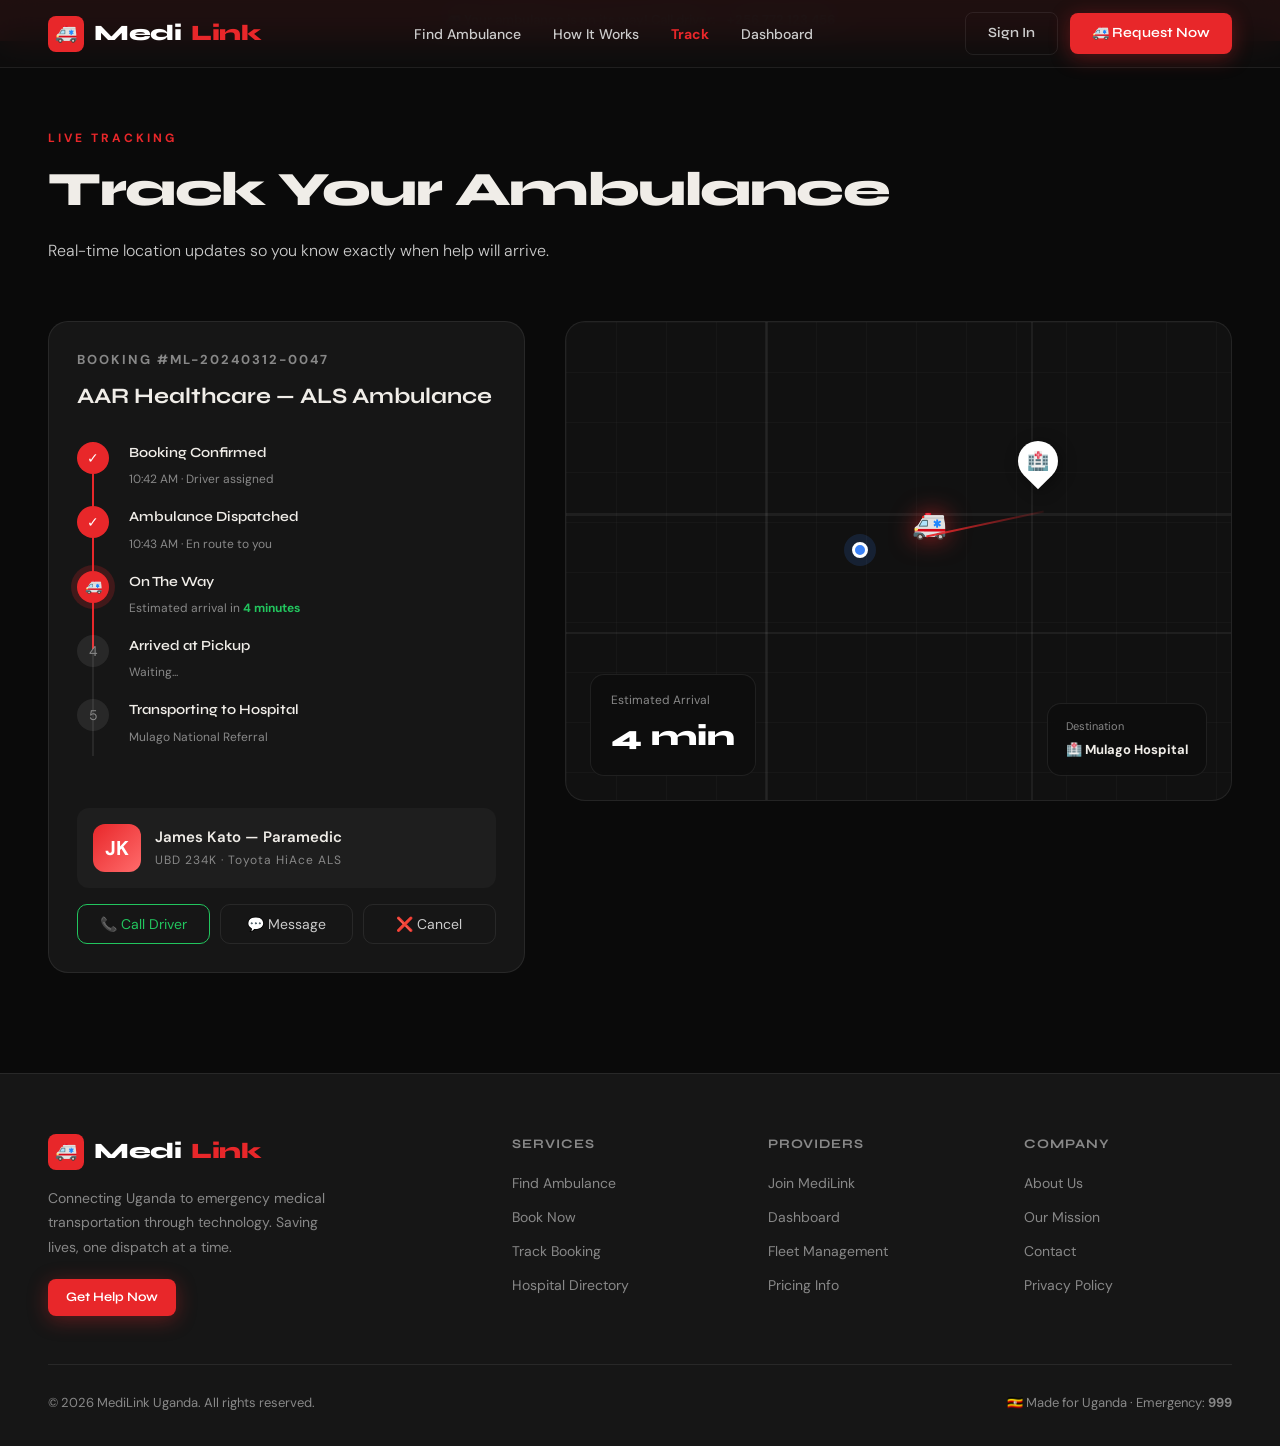
<file: src/pages/tracking/tracking.html>
<!DOCTYPE html>
<html lang="en">
<head>
    <meta charset="UTF-8">
    <meta name="viewport" content="width=device-width, initial-scale=1.0">
    <title>Track Ambulance — MediLink Uganda</title>
    <!-- Shared styles -->
    <link rel="stylesheet" href="../../../global_css/global.css">
    <!-- Page-specific styles -->
    <link rel="stylesheet" href="tracking.css">
</head>
<body>

<!-- Emergency Alert Bar -->
<div class="emergency-bar">
    🚑 Your ambulance is on its way! Call driver: <strong>+256 772 123 456</strong>
</div>

<!-- Navigation -->
<nav>
    <a href="../../../index.html" class="brand">
        <div class="brand-icon">🚑</div>
        Medi<span>Link</span>
    </a>
    <ul>
        <li><a href="../search/search.html">Find Ambulance</a></li>
        <li><a href="../../../index.html#how">How It Works</a></li>
        <li><a href="../tracking/tracking.html" class="active">Track</a></li>
        <li><a href="../dashboard/dashboard.html">Dashboard</a></li>
    </ul>
    <div class="nav-cta">
        <a href="#" class="btn btn-ghost">Sign In</a>
        <a href="../booking/booking.html" class="btn btn-red">🚑 Request Now</a>
    </div>
</nav>

<!-- TRACKING SECTION -->
<section class="tracking-section page-offset">

    <!-- Header -->
    <div class="section-header">
        <div class="section-label">Live Tracking</div>
        <h2 class="section-title">Track Your Ambulance</h2>
        <p class="section-sub">
            Real-time location updates so you know exactly when help will arrive.
        </p>
    </div>

    <div class="tracking-layout">

        <!-- Left: Info Panel -->
        <div>
            <div class="tracking-card">

                <!-- Booking ID -->
                <div class="tracking-id">Booking #ML-20240312-0047</div>
                <div class="tracking-name">AAR Healthcare — ALS Ambulance</div>

                <!-- Progress Steps -->
                <div class="progress-track">
                    <div class="progress-line"></div>
                    <div class="progress-fill"></div>

                    <div class="progress-step">
                        <div class="p-dot done">✓</div>
                        <div class="p-info">
                            <h5>Booking Confirmed</h5>
                            <span>10:42 AM · Driver assigned</span>
                        </div>
                    </div>

                    <div class="progress-step">
                        <div class="p-dot done">✓</div>
                        <div class="p-info">
                            <h5>Ambulance Dispatched</h5>
                            <span>10:43 AM · En route to you</span>
                        </div>
                    </div>

                    <div class="progress-step">
                        <div class="p-dot active">🚑</div>
                        <div class="p-info">
                            <h5>On The Way</h5>
                            <span>Estimated arrival in <strong style="color:var(--green);">4 minutes</strong></span>
                        </div>
                    </div>

                    <div class="progress-step">
                        <div class="p-dot pending">4</div>
                        <div class="p-info">
                            <h5>Arrived at Pickup</h5>
                            <span>Waiting...</span>
                        </div>
                    </div>

                    <div class="progress-step">
                        <div class="p-dot pending">5</div>
                        <div class="p-info">
                            <h5>Transporting to Hospital</h5>
                            <span>Mulago National Referral</span>
                        </div>
                    </div>
                </div>

                <!-- Driver Info -->
                <div class="driver-card">
                    <div class="driver-avatar">JK</div>
                    <div class="driver-info">
                        <div class="driver-name">James Kato — Paramedic</div>
                        <div class="driver-plate">UBD 234K · Toyota HiAce ALS</div>
                    </div>
                </div>

                <!-- Action Buttons -->
                <div class="driver-actions">
                    <button class="icon-btn call">📞 Call Driver</button>
                    <button class="icon-btn">💬 Message</button>
                    <button class="icon-btn">❌ Cancel</button>
                </div>

            </div><!-- /tracking-card -->
        </div>

        <!-- Right: Map -->
        <div>
            <div class="big-map">
                <!-- Road grid -->
                <div class="map-road2 mh1"></div>
                <div class="map-road2 mh2"></div>
                <div class="map-road2 mv1"></div>
                <div class="map-road2 mv2"></div>

                <!-- Ambulance (animated) -->
                <div class="big-ambulance">🚑</div>

                <!-- Destination marker -->
                <div class="dest-marker">
                    <div class="dest-icon"><span>🏥</span></div>
                </div>

                <!-- Route line -->
                <div class="route-line"></div>

                <!-- User location dot -->
                <div class="user-location">
                    <div class="user-location-dot"></div>
                </div>

                <!-- ETA overlay -->
                <div class="eta-overlay">
                    <div class="eta-label">Estimated Arrival</div>
                    <div class="eta-time">4 min</div>
                </div>

                <!-- Hospital overlay -->
                <div class="hospital-overlay">
                    <div class="h-label">Destination</div>
                    <div class="h-name">🏥 Mulago Hospital</div>
                </div>

            </div><!-- /big-map -->
        </div>

    </div><!-- /tracking-layout -->
</section>

<!-- FOOTER -->
<footer>
    <div class="footer-grid">
        <div class="footer-brand">
            <a href="../../../index.html" class="brand">
                <div class="brand-icon">🚑</div>
                Medi<span>Link</span>
            </a>
            <p>Connecting Uganda to emergency medical transportation through technology. Saving lives, one dispatch at a time.</p>
            <div class="btn-row">
                <a href="../booking/booking.html" class="btn btn-red" style="font-size:13px;padding:8px 18px;">Get Help Now</a>
            </div>
        </div>
        <div class="footer-col">
            <h5>Services</h5>
            <ul>
                <li><a href="../search/search.html">Find Ambulance</a></li>
                <li><a href="../booking/booking.html">Book Now</a></li>
                <li><a href="../tracking/tracking.html">Track Booking</a></li>
                <li><a href="#">Hospital Directory</a></li>
            </ul>
        </div>
        <div class="footer-col">
            <h5>Providers</h5>
            <ul>
                <li><a href="#">Join MediLink</a></li>
                <li><a href="../dashboard/dashboard.html">Dashboard</a></li>
                <li><a href="#">Fleet Management</a></li>
                <li><a href="#">Pricing Info</a></li>
            </ul>
        </div>
        <div class="footer-col">
            <h5>Company</h5>
            <ul>
                <li><a href="#">About Us</a></li>
                <li><a href="#">Our Mission</a></li>
                <li><a href="#">Contact</a></li>
                <li><a href="#">Privacy Policy</a></li>
            </ul>
        </div>
    </div>
    <div class="footer-bottom">
        <span>© 2026 MediLink Uganda. All rights reserved.</span>
        <span>🇺🇬 Made for Uganda · Emergency: <strong>999</strong></span>
    </div>
</footer>

<script src="../tracking/tracking.js"></script>

</body>
</html>
</file>
<file: global_css/global.css>
/* 
   MediLink Uganda — Global Stylesheet
   Shared: variables, reset, typography, nav, buttons,
           footer, utility classes, animations
 */

@import url('https://fonts.googleapis.com/css2?family=Syne:wght@400;600;700;800&family=DM+Sans:ital,wght@0,300;0,400;0,500;1,300&display=swap');

/*  CSS Variables */
:root {
    --red:        #E8272A;
    --red-deep:   #B01C1F;
    --red-light:  #FF4B4E;
    --cream:      #F8F4EE;
    --dark:       #0E0E0E;
    --dark-card:  #161616;
    --mid:        #1E1E1E;
    --text-muted: #888;
    --text-light: #CCC;
    --green:      #22C55E;
    --amber:      #F59E0B;
    --border:     rgba(255, 255, 255, 0.08);
}

/*  Reset  */
*, *::before, *::after {
    margin: 0;
    padding: 0;
    box-sizing: border-box;
}

/*  Base Typography  */
body {
    background: var(--dark);
    color: #F0EDE8;
    font-family: 'DM Sans', sans-serif;
    font-size: 15px;
    line-height: 1.6;
    overflow-x: hidden;
}

h1, h2, h3, h4, h5,
.brand, .stat-num,
.price, .total-val,
.eta-time, .dash-stat-num,
.tracking-name, .section-title {
    font-family: 'Syne', sans-serif;
}

/*  Emergency Alert Bar */
.emergency-bar {
    background: var(--red);
    padding: 10px 48px;
    display: flex;
    align-items: center;
    justify-content: center;
    gap: 12px;
    font-size: 13px;
    font-weight: 600;
}

.emergency-bar a {
    color: #fff;
    text-decoration: underline;
    margin-left: 8px;
}

/*  Navigation  */
nav {
    position: fixed;
    top: 0; left: 0; right: 0;
    z-index: 100;
    display: flex;
    align-items: center;
    justify-content: space-between;
    padding: 0 48px;
    height: 68px;
    background: rgba(14, 14, 14, 0.92);
    backdrop-filter: blur(16px);
    border-bottom: 1px solid var(--border);
}

/* Nav pushes content down on non-hero pages */
.page-offset {
    padding-top: 88px;
}

.brand {
    display: flex;
    align-items: center;
    gap: 10px;
    font-size: 22px;
    font-weight: 800;
    letter-spacing: -0.5px;
    color: #fff;
    text-decoration: none;
}

.brand-icon {
    width: 36px;
    height: 36px;
    background: var(--red);
    border-radius: 8px;
    display: grid;
    place-items: center;
    font-size: 18px;
}

.brand span { 
    color: var(--red); 
}

nav ul {
    display: flex;
    gap: 32px;
    list-style: none;
}

nav ul a {
    color: var(--text-light);
    text-decoration: none;
    font-size: 14px;
    font-weight: 500;
    transition: color 0.2s;
}

nav ul a:hover        { 
    color: #fff; 
    /* text-shadow: 0 0 8px rgba(255, 255, 255, 0.5); */
}
nav ul a.active { 
    color: var(--red); font-weight: 700; 
}

.nav-cta {
    display: flex;
    gap: 12px;
    align-items: center;
}

/* Buttons */
.btn {
    display: inline-flex;
    align-items: center;
    gap: 8px;
    padding: 9px 22px;
    border-radius: 8px;
    font-family: 'Syne', sans-serif;
    font-weight: 600;
    font-size: 14px;
    cursor: pointer;
    transition: all 0.2s;
    text-decoration: none;
    border: none;
}

.btn-ghost {
    background: transparent;
    border: 1px solid var(--border);
    color: var(--text-light);
}

.btn-ghost:hover {
    border-color: rgba(255, 255, 255, 0.25);
    color: #fff;
}

.btn-red {
    background: var(--red);
    color: #fff;
    box-shadow: 0 4px 20px rgba(232, 39, 42, 0.35);
}

.btn-red:hover {
    background: var(--red-light);
    transform: translateY(-1px);
}

.btn-outline-red {
    background: transparent;
    border: 1.5px solid var(--red);
    color: var(--red);
}

.btn-outline-red:hover { background: rgba(232, 39, 42, 0.1); }

.btn-lg {
    padding: 14px 32px;
    font-size: 16px;
    border-radius: 10px;
}

/* Section Shared Styles */
section {
    padding: 100px 48px;
}

.section-label {
    font-size: 12px;
    font-weight: 700;
    letter-spacing: 3px;
    text-transform: uppercase;
    color: var(--red);
    margin-bottom: 16px;
}

.section-title {
    font-size: clamp(32px, 4vw, 48px);
    font-weight: 800;
    letter-spacing: -1.5px;
    line-height: 1.1;
    margin-bottom: 20px;
}

.section-sub {
    font-size: 16px;
    color: var(--text-light);
    max-width: 560px;
    font-weight: 300;
    line-height: 1.75;
}

.section-header { margin-bottom: 56px; }

.page-anchor {
    padding-top: 80px;
    scroll-margin-top: 68px;
}

/* Status Components  */
.pulse {
    width: 8px;
    height: 8px;
    background: var(--red);
    border-radius: 50%;
    animation: pulse 1.5s ease-in-out infinite;
}

.status-dot {
    width: 8px;
    height: 8px;
    border-radius: 50%;
    background: var(--green);
}

.live-badge {
    display: flex;
    align-items: center;
    gap: 6px;
    background: rgba(34, 197, 94, 0.1);
    border: 1px solid rgba(34, 197, 94, 0.3);
    color: var(--green);
    padding: 4px 12px;
    border-radius: 100px;
    font-size: 12px;
    font-weight: 600;
}

.status-badge {
    display: inline-block;
    padding: 3px 10px;
    border-radius: 100px;
    font-size: 11px;
    font-weight: 600;
}

.status-badge.completed { background: rgba(34, 197, 94, 0.1);  color: var(--green); }
.status-badge.ongoing   { background: rgba(232, 39, 42, 0.1);  color: var(--red-light); }
.status-badge.pending   { background: rgba(245, 158, 11, 0.1); color: var(--amber); }

/* Tag Pills */
.tag {
    padding: 3px 10px;
    border-radius: 100px;
    font-size: 11px;
    font-weight: 600;
    background: rgba(255, 255, 255, 0.06);
    color: var(--text-light);
    border: 1px solid var(--border);
}

/* Icon Button  */
.icon-btn {
    flex: 1;
    padding: 10px;
    border-radius: 10px;
    border: 1px solid var(--border);
    background: transparent;
    color: var(--text-light);
    font-size: 14px;
    cursor: pointer;
    font-family: 'DM Sans', sans-serif;
    display: flex;
    align-items: center;
    justify-content: center;
    gap: 6px;
    transition: all 0.2s;
}

.icon-btn:hover       { border-color: rgba(255, 255, 255, 0.25); color: #fff; }
.icon-btn.call        { border-color: var(--green); color: var(--green); }
.icon-btn.call:hover  { background: rgba(34, 197, 94, 0.1); }

/*  Footer  */
footer {
    background: var(--dark-card);
    border-top: 1px solid var(--border);
    padding: 60px 48px 32px;
}

.footer-grid {
    display: grid;
    grid-template-columns: 2fr 1fr 1fr 1fr;
    gap: 48px;
    margin-bottom: 48px;
}

.footer-brand p {
    font-size: 14px;
    color: var(--text-muted);
    line-height: 1.75;
    margin-top: 16px;
    max-width: 280px;
}

.footer-brand .btn-row {
    display: flex;
    gap: 10px;
    margin-top: 20px;
}

.footer-col h5 {
    font-size: 13px;
    font-weight: 700;
    text-transform: uppercase;
    letter-spacing: 1px;
    margin-bottom: 16px;
    color: var(--text-muted);
}

.footer-col ul  { list-style: none; }
.footer-col li  { margin-bottom: 10px; }
.footer-col a   { color: #888; text-decoration: none; font-size: 14px; transition: color 0.2s; }
.footer-col a:hover { color: #fff; }

.footer-bottom {
    display: flex;
    justify-content: space-between;
    align-items: center;
    padding-top: 28px;
    border-top: 1px solid var(--border);
    font-size: 13px;
    color: var(--text-muted);
}

/* Utility */
.up   { color: var(--green); }
.down { color: var(--red); }

.text-center { text-align: center; }
.text-muted  { color: var(--text-muted); }
.text-light  { color: var(--text-light); }
.text-red    { color: var(--red); }
.text-green  { color: var(--green); }

/* Animations */
@keyframes pulse {
    0%, 100% { opacity: 1; transform: scale(1); }
    50%       { opacity: 0.5; transform: scale(1.4); }
}

@keyframes fadeIn {
    to { opacity: 1; transform: translateY(0); }
}

.fade-in {
    opacity: 0;
    transform: translateY(24px);
    animation: fadeIn 0.7s ease forwards;
}

.fade-in:nth-child(1) { animation-delay: 0.1s; }
.fade-in:nth-child(2) { animation-delay: 0.2s; }
.fade-in:nth-child(3) { animation-delay: 0.3s; }
.fade-in:nth-child(4) { animation-delay: 0.4s; }

/* Responsive Global */
@media (max-width: 900px) {
    nav              { padding: 0 20px; }
    nav ul           { display: none; }
    section          { padding: 70px 20px; }
    .footer-grid     { grid-template-columns: 1fr 1fr; }
    .emergency-bar   { padding: 10px 20px; font-size: 12px; }
}
</file>
<file: global_css/index.css>
/*  Hero Layout  */
.hero {
    min-height: 100vh;
    display: grid;
    grid-template-columns: 1fr 1fr;
    align-items: center;
    padding: 100px 48px 60px;
    gap: 60px;
    position: relative;
    overflow: hidden;
}

.hero::before {
    content: '';
    position: absolute;
    top: 0; right: 0;
    width: 60%; height: 100%;
    background: radial-gradient(ellipse at 70% 50%, rgba(232, 39, 42, 0.12) 0%, transparent 65%);
    pointer-events: none;
}

/* Hero Content  */
.hero-badge {
    display: inline-flex;
    align-items: center;
    gap: 8px;
    background: rgba(232, 39, 42, 0.12);
    border: 1px solid rgba(232, 39, 42, 0.3);
    color: #FF7B7D;
    padding: 6px 16px;
    border-radius: 100px;
    font-size: 13px;
    font-weight: 500;
    margin-bottom: 28px;
}

.hero h1 {
    font-size: clamp(42px, 5vw, 68px);
    font-weight: 800;
    line-height: 1.05;
    letter-spacing: -2px;
    margin-bottom: 24px;
}

.hero h1 em {
    font-style: normal;
    color: var(--red);
}

.hero p {
    font-size: 17px;
    color: var(--text-light);
    max-width: 480px;
    margin-bottom: 40px;
    font-weight: 300;
    line-height: 1.75;
}

.hero-actions {
    display: flex;
    gap: 16px;
    flex-wrap: wrap;
}

/*  Hero Stats */
.hero-stats {
    display: flex;
    gap: 40px;
    margin-top: 56px;
    padding-top: 40px;
    border-top: 1px solid var(--border);
}

.stat-num {
    font-size: 32px;
    font-weight: 800;
    color: #fff;
}

.stat-num span { color: var(--red); }

.stat-label {
    font-size: 13px;
    color: var(--text-muted);
    margin-top: 2px;
}

/*  Hero Visual (Map Card)  */
.hero-visual {
    position: relative;
    display: flex;
    align-items: center;
    justify-content: center;
}

.map-card {
    background: var(--dark-card);
    border: 1px solid var(--border);
    border-radius: 20px;
    padding: 24px;
    width: 100%;
    max-width: 480px;
    box-shadow: 0 32px 80px rgba(0, 0, 0, 0.5);
}

.map-header {
    display: flex;
    justify-content: space-between;
    align-items: center;
    margin-bottom: 16px;
}

.map-header h4 { font-size: 15px; font-weight: 600; }

/*  Map Area (Simulated) */
.map-area {
    background: #111;
    border-radius: 12px;
    height: 220px;
    position: relative;
    overflow: hidden;
    margin-bottom: 16px;
}

.map-area::before {
    content: '';
    position: absolute;
    inset: 0;
    background-image:
        linear-gradient(rgba(255, 255, 255, 0.03) 1px, transparent 1px),
        linear-gradient(90deg, rgba(255, 255, 255, 0.03) 1px, transparent 1px);
    background-size: 40px 40px;
}

.map-road {
    position: absolute;
    background: rgba(255, 255, 255, 0.08);
}

.map-road.h { height: 2px; left: 0; right: 0; }
.map-road.v { width: 2px; top: 0; bottom: 0; }
.map-road.r1 { top: 55%; }
.map-road.r2 { top: 30%; }
.map-road.c1 { left: 35%; }
.map-road.c2 { left: 65%; }

/* Map Markers  */
.map-ambulance {
    position: absolute;
    width: 36px; height: 36px;
    background: var(--red);
    border-radius: 8px;
    display: grid;
    place-items: center;
    font-size: 16px;
    box-shadow: 0 0 0 6px rgba(232, 39, 42, 0.2), 0 0 0 12px rgba(232, 39, 42, 0.08);
    animation: mapFloat 3s ease-in-out infinite;
}

.amb1 { top: 30%; left: 25%; }
.amb2 { top: 55%; left: 60%; animation-delay: 1s; }
.amb3 { top: 15%; left: 62%; animation-delay: 2s; width: 30px; height: 30px; font-size: 14px; }

.map-user {
    position: absolute;
    top: 50%; left: 45%;
    transform: translate(-50%, -50%);
}

.user-dot {
    width: 14px; height: 14px;
    background: #3B82F6;
    border-radius: 50%;
    border: 2px solid #fff;
    box-shadow: 0 0 0 6px rgba(59, 130, 246, 0.2);
}

.map-line {
    position: absolute;
    background: linear-gradient(90deg, rgba(59, 130, 246, 0.6), transparent);
    height: 1px;
    top: calc(50% - 1px);
    left: calc(45% + 8px);
    width: 80px;
    transform-origin: left;
}

/*  Ambulance List  */
.ambulance-list {
    display: flex;
    flex-direction: column;
    gap: 10px;
}

.amb-item {
    display: flex;
    align-items: center;
    gap: 12px;
    background: rgba(255, 255, 255, 0.04);
    border: 1px solid var(--border);
    border-radius: 10px;
    padding: 12px 14px;
    cursor: pointer;
    transition: all 0.2s;
}

.amb-item:hover  { border-color: var(--red); background: rgba(232, 39, 42, 0.05); }
.amb-item.active { border-color: var(--red); background: rgba(232, 39, 42, 0.08); }

.amb-avatar {
    width: 38px; height: 38px;
    background: rgba(232, 39, 42, 0.15);
    border-radius: 8px;
    display: grid;
    place-items: center;
    font-size: 18px;
    flex-shrink: 0;
}

.amb-info        { flex: 1; }
.amb-name        { font-size: 14px; font-weight: 600; margin-bottom: 2px; }
.amb-meta        { font-size: 12px; color: var(--text-muted); }
.amb-dist        { font-size: 13px; font-weight: 700; color: var(--green); }

/*  How It Works Section */
.how-section {
    background: var(--dark-card);
    border-top: 1px solid var(--border);
    border-bottom: 1px solid var(--border);
}

.how-grid {
    display: grid;
    grid-template-columns: 1fr 2fr;
    gap: 80px;
    align-items: start;
}

.steps {
    display: flex;
    flex-direction: column;
    gap: 0;
    margin-top: 48px;
}

.step {
    display: flex;
    gap: 20px;
    padding: 28px 0;
    border-bottom: 1px solid var(--border);
    cursor: pointer;
    transition: all 0.2s;
}

.step:last-child { border-bottom: none; }

.step-num {
    font-size: 36px;
    font-weight: 800;
    color: var(--border);
    line-height: 1;
    min-width: 52px;
    transition: color 0.3s;
}

.step:hover .step-num,
.step.active .step-num { color: var(--red); }

.step-content h4 { font-size: 17px; font-weight: 700; margin-bottom: 6px; }
.step-content p  { font-size: 14px; color: var(--text-muted); line-height: 1.65; }

.step-visual {
    position: sticky;
    top: 100px;
    background: var(--mid);
    border: 1px solid var(--border);
    border-radius: 20px;
    padding: 40px;
    min-height: 420px;
    display: flex;
    align-items: center;
    justify-content: center;
    text-align: center;
}

/*  Animations  */
@keyframes mapFloat {
    0%, 100% { transform: translateY(0); }
    50%       { transform: translateY(-4px); }
}

/*  Responsive  */
@media (max-width: 900px) {
    .hero {
        grid-template-columns: 1fr;
        padding: 120px 20px 60px;
    }

    .hero-visual   { display: none; }
    .how-grid      { grid-template-columns: 1fr; }
    .step-visual   { display: none; }
}
</file>
<file: src/pages/booking/booking.css>
/* ═══════════════════════════════════════════════════════
   MediLink — booking.css
   Page-specific styles for: Booking Form (booking.html)
   ═══════════════════════════════════════════════════════ */

/* ── Page Background ───────────────────────────────────── */
.booking-section {
    background: var(--dark-card);
    border-top: 1px solid var(--border);
    min-height: calc(100vh - 68px);
}

/* ── Two-Column Layout ─────────────────────────────────── */
.booking-layout {
    display: grid;
    grid-template-columns: 1fr 1fr;
    gap: 60px;
    align-items: start;
}

/* ── Form Groups ───────────────────────────────────────── */
.form-group { margin-bottom: 20px; }

.form-label {
    display: block;
    font-size: 13px;
    font-weight: 600;
    color: var(--text-muted);
    margin-bottom: 8px;
    text-transform: uppercase;
    letter-spacing: 0.5px;
}

.form-input {
    width: 100%;
    background: var(--mid);
    border: 1.5px solid var(--border);
    border-radius: 10px;
    padding: 12px 16px;
    color: #fff;
    font-family: 'DM Sans', sans-serif;
    font-size: 15px;
    outline: none;
    transition: border-color 0.2s;
    appearance: none;
}

.form-input:focus { border-color: var(--red); }
.form-input::placeholder { color: var(--text-muted); }

select.form-input {
    cursor: pointer;
    background-image: url("data:image/svg+xml,%3Csvg xmlns='http://www.w3.org/2000/svg' width='12' height='8' fill='none'%3E%3Cpath d='M1 1l5 5 5-5' stroke='%23888' stroke-width='1.5' stroke-linecap='round'/%3E%3C/svg%3E");
    background-repeat: no-repeat;
    background-position: right 14px center;
    padding-right: 40px;
}

textarea.form-input {
    resize: vertical;
    min-height: 90px;
}

/* ── Two-column form row ───────────────────────────────── */
.form-row {
    display: grid;
    grid-template-columns: 1fr 1fr;
    gap: 16px;
}

/* ── Submit Button (full width) ────────────────────────── */
.btn-submit {
    width: 100%;
    justify-content: center;
    margin-top: 8px;
}

/* ── Booking Summary Card ──────────────────────────────── */
.booking-summary {
    background: var(--mid);
    border: 1px solid var(--border);
    border-radius: 16px;
    padding: 28px;
    position: sticky;
    top: 88px;
}

.summary-title {
    font-size: 16px;
    font-weight: 700;
    margin-bottom: 20px;
    padding-bottom: 16px;
    border-bottom: 1px solid var(--border);
}

.summary-provider {
    display: flex;
    align-items: center;
    gap: 12px;
    margin-bottom: 20px;
    padding: 14px;
    background: rgba(232, 39, 42, 0.06);
    border: 1px solid rgba(232, 39, 42, 0.15);
    border-radius: 10px;
}

.summary-provider-icon {
    width: 44px; height: 44px;
    background: rgba(232, 39, 42, 0.15);
    border-radius: 10px;
    display: grid;
    place-items: center;
    font-size: 20px;
    flex-shrink: 0;
}

.summary-provider-name { font-size: 14px; font-weight: 700; }
.summary-provider-type { font-size: 12px; color: var(--text-muted); }

.summary-item {
    display: flex;
    justify-content: space-between;
    padding: 11px 0;
    border-bottom: 1px solid var(--border);
    font-size: 14px;
}

.summary-item:last-of-type { border-bottom: none; }
.summary-key { color: var(--text-muted); }
.summary-val { font-weight: 600; }

.summary-eta { color: var(--green); }

/* ── Total Row ─────────────────────────────────────────── */
.total-row {
    display: flex;
    justify-content: space-between;
    align-items: center;
    padding: 16px 0 0;
    margin-top: 8px;
    border-top: 1px solid var(--border);
}

.total-label { font-size: 15px; font-weight: 700; }
.total-val   { font-size: 24px; font-weight: 800; color: var(--red); }

/* ── Payment Note ──────────────────────────────────────── */
.payment-note {
    margin-top: 20px;
    background: rgba(34, 197, 94, 0.08);
    border: 1px solid rgba(34, 197, 94, 0.2);
    border-radius: 14px;
    padding: 18px 20px;
}

.payment-note-title {
    font-size: 13px;
    color: var(--green);
    font-weight: 700;
    margin-bottom: 6px;
}

.payment-note p {
    font-size: 13px;
    color: var(--text-muted);
    line-height: 1.65;
}

/* ── Emergency Note ────────────────────────────────────── */
.emergency-note {
    display: flex;
    align-items: flex-start;
    gap: 12px;
    background: rgba(232, 39, 42, 0.06);
    border: 1px solid rgba(232, 39, 42, 0.2);
    border-radius: 12px;
    padding: 16px 18px;
    margin-bottom: 28px;
    font-size: 13px;
    color: var(--text-light);
    line-height: 1.6;
}

.emergency-note strong { color: var(--red); }

/* ── Responsive ────────────────────────────────────────── */
@media (max-width: 900px) {
    .booking-layout { grid-template-columns: 1fr; }
    .form-row       { grid-template-columns: 1fr; }

    .booking-summary {
        position: static;
        order: -1;
    }
}
</file>
<file: src/pages/dashboard/dashboard.css>
/* ═══════════════════════════════════════════════════════
   MediLink — dashboard.css
   Page-specific styles for: Provider Dashboard (dashboard.html)
   ═══════════════════════════════════════════════════════ */

/* ── Page Background ───────────────────────────────────── */
.dashboard-section {
    background: #0A0A0A;
    border-top: 1px solid var(--border);
    min-height: calc(100vh - 68px);
}

/* ── Dashboard Header ──────────────────────────────────── */
.dash-header-row {
    display: flex;
    justify-content: space-between;
    align-items: flex-end;
    margin-bottom: 40px;
}

.dash-greeting   { font-size: 13px; color: var(--text-muted); margin-bottom: 6px; }


.dash-provider   { font-size: 28px; font-weight: 700; }
.dash-subtitle  { font-size: 14px; color: var(--text-muted); }
/* ── Stats Grid (4 cards) ──────────────────────────────── */
.dash-grid {
    display: grid;
    grid-template-columns: repeat(4, 1fr);
    gap: 16px;
    margin-bottom: 32px;
}

/* ── Single Stat Card ──────────────────────────────────── */
.dash-stat {
    background: var(--dark-card);
    border: 1px solid var(--border);
    border-radius: 14px;
    padding: 22px;
    transition: border-color 0.2s;
}

.dash-stat:hover { border-color: rgba(255, 255, 255, 0.12); }

.dash-stat-icon {
    font-size: 22px;
    margin-bottom: 12px;
}

.dash-stat-label {
    font-size: 12px;
    color: var(--text-muted);
    margin-bottom: 10px;
    font-weight: 500;
    text-transform: uppercase;
    letter-spacing: 0.3px;
}

.dash-stat-num {
    font-size: 30px;
    font-weight: 800;
}

.dash-stat-change {
    font-size: 12px;
    margin-top: 6px;
    display: flex;
    align-items: center;
    gap: 4px;
}

/* ── Main Dashboard Grid ───────────────────────────────── */
.dash-main {
    display: grid;
    grid-template-columns: 1.5fr 1fr;
    gap: 20px;
}

/* ── Table Card ────────────────────────────────────────── */
.table-card {
    background: var(--dark-card);
    border: 1px solid var(--border);
    border-radius: 16px;
    overflow: hidden;
}

.table-header {
    padding: 20px 24px;
    border-bottom: 1px solid var(--border);
    display: flex;
    justify-content: space-between;
    align-items: center;
}

.table-title { font-size: 15px; font-weight: 700; }

/* ── Data Table ────────────────────────────────────────── */
table { width: 100%; border-collapse: collapse; }

th {
    text-align: left;
    padding: 12px 24px;
    font-size: 11px;
    font-weight: 700;
    text-transform: uppercase;
    letter-spacing: 0.5px;
    color: var(--text-muted);
    border-bottom: 1px solid var(--border);
}

td {
    padding: 14px 24px;
    font-size: 13px;
    border-bottom: 1px solid rgba(255, 255, 255, 0.04);
}

tr:last-child td { border-bottom: none; }

tbody tr { transition: background 0.15s; }
tbody tr:hover td { background: rgba(255, 255, 255, 0.02); }

td code {
    font-size: 11px;
    color: var(--text-muted);
    font-family: monospace;
}

/* ── Fleet List Panel ──────────────────────────────────── */
.fleet-list { padding: 8px 0; }

.fleet-item {
    display: flex;
    justify-content: space-between;
    align-items: center;
    padding: 14px 24px;
    border-bottom: 1px solid var(--border);
    transition: background 0.15s;
}

.fleet-item:last-child { border-bottom: none; }
.fleet-item:hover { background: rgba(255, 255, 255, 0.02); }

.fleet-plate { font-size: 13px; font-weight: 600; }
.fleet-info  { font-size: 11px; color: var(--text-muted); margin-top: 2px; }

/* ── Mini Chart Bar (decorative) ───────────────────────── */
.chart-bar-row {
    display: flex;
    align-items: flex-end;
    gap: 6px;
    height: 60px;
    margin: 16px 0 8px;
}

.chart-bar {
    flex: 1;
    background: rgba(232, 39, 42, 0.2);
    border-radius: 4px 4px 0 0;
    position: relative;
    transition: background 0.2s;
    cursor: pointer;
}

.chart-bar:hover { background: rgba(232, 39, 42, 0.5); }
.chart-bar.active { background: var(--red); }

.chart-labels {
    display: flex;
    gap: 6px;
    font-size: 10px;
    color: var(--text-muted);
}

.chart-labels span { flex: 1; text-align: center; }

/* ── Activity Feed ─────────────────────────────────────── */
.activity-feed { display: flex; flex-direction: column; gap: 0; }

.activity-item {
    display: flex;
    gap: 14px;
    padding: 14px 24px;
    border-bottom: 1px solid rgba(255, 255, 255, 0.04);
    transition: background 0.15s;
}

.activity-item:last-child { border-bottom: none; }
.activity-item:hover { background: rgba(255, 255, 255, 0.02); }

.activity-dot-wrap {
    display: flex;
    flex-direction: column;
    align-items: center;
    padding-top: 4px;
}

.activity-dot {
    width: 10px; height: 10px;
    border-radius: 50%;
    flex-shrink: 0;
}

.activity-line {
    width: 2px;
    flex: 1;
    background: var(--border);
    margin-top: 4px;
}

.activity-text  { font-size: 13px; line-height: 1.5; }
.activity-time  { font-size: 11px; color: var(--text-muted); margin-top: 3px; }

/* ── Responsive ────────────────────────────────────────── */
@media (max-width: 1100px) {
    .dash-grid { grid-template-columns: repeat(2, 1fr); }
}

@media (max-width: 900px) {
    .dash-grid  { grid-template-columns: 1fr 1fr; }
    .dash-main  { grid-template-columns: 1fr; }
    .dash-header-row { flex-direction: column; align-items: flex-start; gap: 16px; }
}

@media (max-width: 500px) {
    .dash-grid { grid-template-columns: 1fr; }
}
</file>
<file: src/pages/search/search.css>
/*
   MediLink — search.css
   Page-specific styles for: Search & Browse (search.html)
 */

/* Page Background */
.search-section {
    background: #0A0A0A;
    min-height: calc(100vh - 68px);
}

.search-container {
    max-width: 860px;
    margin: 0 auto;
}

/* Search Box  */
.search-box {
    display: flex;
    gap: 12px;
    background: var(--dark-card);
    border: 1.5px solid var(--border);
    border-radius: 14px;
    padding: 6px 6px 6px 20px;
    align-items: center;
    margin-bottom: 40px;
    transition: border-color 0.2s;
}

.search-box:focus-within { 
    border-color: var(--red); 
}

.search-box input {
    flex: 1;
    background: transparent;
    border: none;
    outline: none;
    color: #fff;
    font-family: 'DM Sans', sans-serif;
    font-size: 16px;
}

.search-box input::placeholder { 
    color: var(--text-muted); 
}

/* Filter Chips */
.filter-row {
    display: flex;
    gap: 10px;
    flex-wrap: wrap;
    margin-bottom: 36px;
}

.filter-chip {
    padding: 7px 18px;
    border-radius: 100px;
    border: 1px solid var(--border);
    background: transparent;
    color: var(--text-light);
    font-size: 13px;
    font-weight: 500;
    cursor: pointer;
    font-family: 'DM Sans', sans-serif;
    transition: all 0.2s;
}

.filter-chip:hover  { 
    border-color: rgba(255, 255, 255, 0.25); 
    color: #fff; 
}
.filter-chip.active { 
    background: var(--red); 
    border-color: var(--red); 
    color: #fff; 
}

/*  Results Count  */
.results-meta {
    display: flex;
    justify-content: space-between;
    align-items: center;
    margin-bottom: 20px;
    font-size: 13px;
    color: var(--text-muted);
}

.results-meta strong { 
    color: #fff; 
}

/*  Provider Cards Grid  */
.results-grid {
    display: grid;
    grid-template-columns: repeat(auto-fill, minmax(280px, 1fr));
    gap: 20px;
}

/*  Provider Card */
.provider-card {
    background: var(--dark-card);
    border: 1px solid var(--border);
    border-radius: 16px;
    padding: 24px;
    cursor: pointer;
    transition: all 0.25s;
    position: relative;
    overflow: hidden;
}

.provider-card::before {
    content: '';
    position: absolute;
    top: 0; left: 0; right: 0;
    height: 3px;
    background: var(--red);
    transform: scaleX(0);
    transform-origin: left;
    transition: transform 0.3s;
}

.provider-card:hover {
    border-color: rgba(255, 255, 255, 0.15);
    transform: translateY(-3px);
    box-shadow: 0 20px 50px rgba(0, 0, 0, 0.4);
}

.provider-card:hover::before {
     transform: scaleX(1); 
}

/* Card Inner Components */
.card-top {
    display: flex;
    justify-content: space-between;
    align-items: flex-start;
    margin-bottom: 16px;
}

.provider-icon {
    width: 48px; height: 48px;
    background: rgba(232, 39, 42, 0.12);
    border-radius: 12px;
    display: grid;
    place-items: center;
    font-size: 22px;
}

.availability {
    display: flex;
    align-items: center;
    gap: 6px;
    font-size: 12px;
    font-weight: 600;
}

.availability.available { 
    color: var(--green); 
}

.availability.busy { 
    color: var(--amber); 
}

.availability .busy-dot {
    width: 8px; height: 8px;
    border-radius: 50%;
    background: var(--amber);
    display: inline-block;
}

.provider-name     { 
    font-size: 17px; 
    font-weight: 700; 
    margin-bottom: 4px; 
}
.provider-location { 
    font-size: 13px; 
    color: var(--text-muted); 
    margin-bottom: 16px; 
}

.card-tags {
    display: flex;
    gap: 6px;
    flex-wrap: wrap;
    margin-bottom: 18px;
}

.card-footer {
    display: flex;
    justify-content: space-between;
    align-items: center;
    padding-top: 16px;
    border-top: 1px solid var(--border);
}

/*  Pricing  */
.price       { 
    font-size: 18px; 
    font-weight: 700; 
}
.price-label { 
    font-size: 11px; 
    color: var(--text-muted); 
}

/*  Rating  */
.rating { 
    display: flex; 
    align-items: center; 
    gap: 4px; 
    font-size: 13px; 
}
.stars  { 
    color: #F59E0B; 
    font-size: 12px; 
}

/*  No Results State  */
.no-results {
    text-align: center;
    padding: 60px 20px;
    color: var(--text-muted);
}

.no-results .no-results-icon { 
    font-size: 48px; 
    margin-bottom: 16px; 
}
.no-results h3 { 
    font-size: 20px; 
    margin-bottom: 8px; 
    color: #fff; 
}

/*  Responsive */
@media (max-width: 900px) {
    .results-grid { 
        grid-template-columns: 1fr; 
    
    }
    .filter-row   { 
        gap: 8px; 
    }
}
</file>
<file: src/pages/tracking/tracking.css>
/* ═══════════════════════════════════════════════════════
   MediLink — tracking.css
   Page-specific styles for: Live Tracking (tracking.html)
   ═══════════════════════════════════════════════════════ */

/* ── Page Background ───────────────────────────────────── */
.tracking-section {
    background: #0A0A0A;
    min-height: calc(100vh - 68px);
}

/* ── Two-Column Layout ─────────────────────────────────── */
.tracking-layout {
    display: grid;
    grid-template-columns: 1fr 1.4fr;
    gap: 40px;
}

/* ── Tracking Panel Card ───────────────────────────────── */
.tracking-card {
    background: var(--dark-card);
    border: 1px solid var(--border);
    border-radius: 20px;
    padding: 28px;
}

/* ── Booking Meta ──────────────────────────────────────── */
.tracking-id {
    font-size: 13px;
    font-weight: 700;
    color: var(--text-muted);
    letter-spacing: 2px;
    text-transform: uppercase;
    margin-bottom: 8px;
}

.tracking-name {
    font-size: 22px;
    font-weight: 700;
    margin-bottom: 20px;
}

/* ── Progress Timeline ─────────────────────────────────── */
.progress-track {
    position: relative;
    padding: 0 0 24px;
    margin-bottom: 28px;
}

.progress-line {
    position: absolute;
    left: 15px; top: 8px; bottom: 24px;
    width: 2px;
    background: var(--border);
}

.progress-fill {
    position: absolute;
    left: 15px; top: 8px;
    width: 2px;
    height: 60%;
    background: var(--red);
    transition: height 0.5s ease;
}

.progress-step {
    display: flex;
    gap: 20px;
    padding: 8px 0;
    position: relative;
    z-index: 1;
}

/* ── Progress Step Dots ────────────────────────────────── */
.p-dot {
    width: 32px; height: 32px;
    border-radius: 50%;
    display: grid;
    place-items: center;
    font-size: 14px;
    flex-shrink: 0;
    position: relative;
    z-index: 1;
}

.p-dot.done    { background: var(--red); color: #fff; }
.p-dot.active  { background: var(--red); color: #fff; box-shadow: 0 0 0 6px rgba(232, 39, 42, 0.2); }
.p-dot.pending { background: var(--border); color: var(--text-muted); }

.p-info h5     { font-size: 14px; font-weight: 600; margin-bottom: 2px; }
.p-info span   { font-size: 12px; color: var(--text-muted); }

/* ── Driver Card ───────────────────────────────────────── */
.driver-card {
    display: flex;
    align-items: center;
    gap: 14px;
    background: var(--mid);
    border-radius: 12px;
    padding: 16px;
    margin-bottom: 16px;
}

.driver-avatar {
    width: 48px; height: 48px;
    background: linear-gradient(135deg, #E8272A, #FF6B6B);
    border-radius: 12px;
    display: grid;
    place-items: center;
    font-size: 20px;
    font-weight: 700;
    color: #fff;
    flex-shrink: 0;
}

.driver-info       { flex: 1; }
.driver-name       { font-size: 15px; font-weight: 600; }
.driver-plate      { font-size: 12px; color: var(--text-muted); letter-spacing: 1px; margin-top: 2px; }

/* ── Driver Action Buttons ─────────────────────────────── */
.driver-actions {
    display: flex;
    gap: 10px;
}

/* ── Simulated Map ─────────────────────────────────────── */
.big-map {
    background: #111;
    border-radius: 20px;
    position: relative;
    overflow: hidden;
    min-height: 480px;
    border: 1px solid var(--border);
}

/* Map grid overlay */
.big-map::before {
    content: '';
    position: absolute;
    inset: 0;
    background-image:
        linear-gradient(rgba(255, 255, 255, 0.025) 1px, transparent 1px),
        linear-gradient(90deg, rgba(255, 255, 255, 0.025) 1px, transparent 1px);
    background-size: 50px 50px;
}

/* ── Map Roads ─────────────────────────────────────────── */
.map-road2 { position: absolute; background: rgba(255, 255, 255, 0.06); }
.mh1 { height: 3px; left: 0; right: 0; top: 40%; }
.mh2 { height: 2px; left: 0; right: 0; top: 65%; }
.mv1 { width: 3px; top: 0; bottom: 0; left: 30%; }
.mv2 { width: 2px; top: 0; bottom: 0; left: 70%; }

/* ── Moving Ambulance ──────────────────────────────────── */
.big-ambulance {
    position: absolute;
    top: 38%; left: 52%;
    font-size: 28px;
    filter: drop-shadow(0 0 12px rgba(232, 39, 42, 0.7));
    animation: driveAnim 4s ease-in-out infinite;
}

/* ── Destination Marker ────────────────────────────────── */
.dest-marker {
    position: absolute;
    top: 25%; left: 68%;
    display: flex;
    flex-direction: column;
    align-items: center;
    gap: 4px;
}

.dest-icon {
    width: 40px; height: 40px;
    background: #fff;
    border-radius: 50% 50% 50% 0;
    transform: rotate(-45deg);
    display: grid;
    place-items: center;
    box-shadow: 0 4px 16px rgba(0, 0, 0, 0.4);
}

.dest-icon span { transform: rotate(45deg); font-size: 18px; }

/* ── Route Line ────────────────────────────────────────── */
.route-line {
    position: absolute;
    top: 42%; left: 54%;
    width: 120px; height: 2px;
    background: linear-gradient(90deg, var(--red), rgba(232, 39, 42, 0.1));
    transform: rotate(-12deg);
}

/* ── User Location Dot ─────────────────────────────────── */
.user-location {
    position: absolute;
    top: 46%; left: 43%;
}

.user-location-dot {
    width: 16px; height: 16px;
    background: #3B82F6;
    border-radius: 50%;
    border: 3px solid #fff;
    box-shadow: 0 0 0 8px rgba(59, 130, 246, 0.15);
}

/* ── ETA Overlay ───────────────────────────────────────── */
.eta-overlay {
    position: absolute;
    bottom: 24px; left: 24px;
    background: rgba(14, 14, 14, 0.9);
    backdrop-filter: blur(12px);
    border: 1px solid var(--border);
    border-radius: 14px;
    padding: 16px 20px;
}

.eta-label { font-size: 12px; color: var(--text-muted); margin-bottom: 4px; }
.eta-time  { font-size: 28px; font-weight: 800; color: #fff; }

/* ── Hospital Info Overlay ─────────────────────────────── */
.hospital-overlay {
    position: absolute;
    bottom: 24px; right: 24px;
    background: rgba(14, 14, 14, 0.9);
    backdrop-filter: blur(12px);
    border: 1px solid var(--border);
    border-radius: 14px;
    padding: 14px 18px;
}

.hospital-overlay .h-label { font-size: 11px; color: var(--text-muted); margin-bottom: 4px; }
.hospital-overlay .h-name  { font-size: 13px; font-weight: 700; }

/* ── Animations ────────────────────────────────────────── */
@keyframes driveAnim {
    0%, 100% { transform: translate(0, 0); }
    25%       { transform: translate(10px, -5px); }
    75%       { transform: translate(-8px, 3px); }
}

/* ── Responsive ────────────────────────────────────────── */
@media (max-width: 900px) {
    .tracking-layout { grid-template-columns: 1fr; }
    .big-map         { display: none; }
}
</file>
